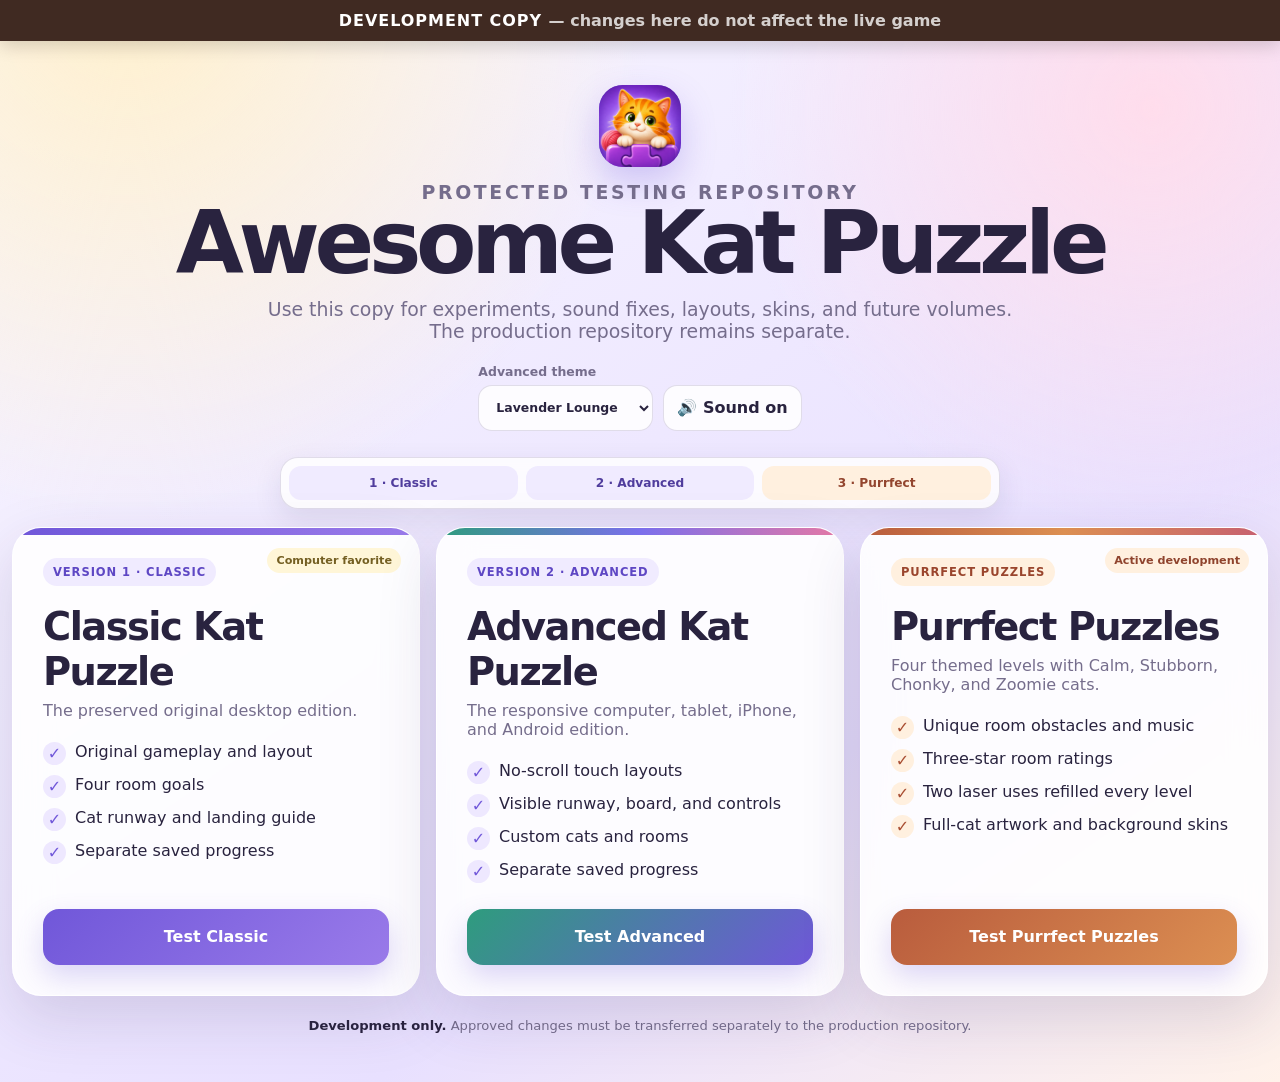
<file: index.html>
<!doctype html>
<html lang="en">
<head>
<meta charset="utf-8">
<meta name="viewport" content="width=device-width,initial-scale=1,viewport-fit=cover">
<meta name="theme-color" content="#b95c3d">
<link rel="icon" type="image/png" sizes="32x32" href="assets/brand/favicon-32.png">
<link rel="apple-touch-icon" sizes="180x180" href="assets/brand/apple-touch-icon.png">
<title>Awesome Kat Puzzle — Development</title>
<style>
:root{font-family:Inter,ui-rounded,"SF Pro Rounded",system-ui,-apple-system,sans-serif;--ink:#29233f;--muted:#756d8c;--accent:#7057d9;--accent2:#9a7bea;--line:rgba(61,45,106,.15);--panel:rgba(255,255,255,.88)}*{box-sizing:border-box}html{scroll-behavior:smooth}html,body{margin:0;min-height:100%;color:var(--ink);background:radial-gradient(circle at 10% 0,#fff0ce,transparent 33%),radial-gradient(circle at 90% 10%,#ffddec,transparent 28%),linear-gradient(145deg,#faf8ff,#e8e0ff 68%,#fff2ea)}button,select{font:inherit}.dev-banner{position:sticky;top:0;z-index:20;padding:11px 16px;text-align:center;background:#402a22;color:white;font-weight:900;letter-spacing:.06em;text-transform:uppercase;box-shadow:0 5px 18px rgba(0,0,0,.16)}.dev-banner span{opacity:.78;font-weight:700;text-transform:none;letter-spacing:0}.page{width:min(1280px,calc(100% - 24px));margin:auto;padding:max(24px,env(safe-area-inset-top)) 0 max(36px,env(safe-area-inset-bottom))}.hero{text-align:center;padding:20px 10px 26px}.mark{width:82px;height:82px;margin:auto;display:grid;place-items:center;border-radius:24px;overflow:hidden;background:linear-gradient(135deg,var(--accent),var(--accent2));box-shadow:0 15px 34px rgba(112,87,217,.28)}.mark img{display:block;width:100%;height:100%;object-fit:cover}.eyebrow{margin:18px 0 7px;color:var(--accent);font-size:.72rem;font-weight:900;letter-spacing:.14em;text-transform:uppercase}.hero h1{margin:0;font-size:clamp(2.7rem,8vw,5.5rem);line-height:.92;letter-spacing:-.06em}.hero p{max-width:760px;margin:14px auto 0;color:var(--muted);font-size:clamp(1rem,2.5vw,1.18rem)}.settings{display:flex;justify-content:center;align-items:end;gap:10px;flex-wrap:wrap;margin-top:22px}.settings label{display:grid;gap:6px;text-align:left;font-size:.78rem;font-weight:850;color:var(--muted)}select,.secondary{min-height:46px;border-radius:14px;padding:9px 13px;border:1px solid var(--line);background:rgba(255,255,255,.85);color:var(--ink);font-weight:800}.secondary{cursor:pointer}.version-tabs{display:grid;grid-template-columns:repeat(3,minmax(0,1fr));gap:8px;width:min(720px,100%);margin:0 auto 18px;padding:8px;border:1px solid var(--line);border-radius:18px;background:rgba(255,255,255,.82);box-shadow:0 10px 28px rgba(52,39,90,.1);backdrop-filter:blur(14px)}.version-tabs a{min-width:0;padding:10px 8px;border-radius:12px;background:#f0ebff;color:#503d9d;text-align:center;text-decoration:none;font-size:.76rem;font-weight:900}.version-tabs a:last-child{background:#fff0df;color:#93452e}.versions{display:grid;grid-template-columns:repeat(3,1fr);gap:16px}.version{position:relative;display:flex;flex-direction:column;min-height:410px;padding:clamp(20px,3vw,30px);border:1px solid rgba(255,255,255,.8);border-radius:29px;background:var(--panel);box-shadow:0 22px 60px rgba(52,39,90,.15);backdrop-filter:blur(18px);overflow:hidden;scroll-margin-top:72px}.version:before{content:"";position:absolute;inset:0 0 auto;height:7px;background:linear-gradient(90deg,var(--accent),var(--accent2))}.version.advanced:before{background:linear-gradient(90deg,#2e9c7d,#7b6fec,#e678a4)}.version.attitude:before{background:linear-gradient(90deg,#b95c3d,#dc8f52,#c65f71)}.badge{align-self:flex-start;padding:7px 10px;border-radius:999px;background:#f0ebff;color:#5e47c4;font-size:.72rem;font-weight:900;letter-spacing:.08em;text-transform:uppercase}.attitude .badge{background:#fff0df;color:#9a452d}.version h2{font-size:clamp(1.65rem,3vw,2.45rem);margin:18px 0 7px;letter-spacing:-.04em}.version p{color:var(--muted);margin:0}.features{display:grid;gap:10px;margin:22px 0 26px;padding:0;list-style:none}.features li{display:flex;gap:9px;align-items:flex-start}.features li:before{content:"✓";display:grid;place-items:center;flex:0 0 23px;height:23px;border-radius:50%;background:#eee8ff;color:var(--accent);font-weight:900}.attitude .features li:before{background:#fff0df;color:#a94e32}.play{margin-top:auto;display:grid;place-items:center;min-height:56px;border:0;border-radius:16px;text-decoration:none;color:white;font-weight:900;background:linear-gradient(135deg,var(--accent),var(--accent2));box-shadow:0 12px 28px rgba(112,87,217,.24)}.advanced .play{background:linear-gradient(135deg,#2e9c7d,#7057d9)}.attitude .play{background:linear-gradient(135deg,#b95c3d,#dc8f52)}.recommend,.status{position:absolute;right:18px;top:20px;padding:6px 9px;border-radius:999px;background:#fff6d8;color:#745f22;font-size:.7rem;font-weight:900}.status{background:#fff0df;color:#8f432d}.footer{text-align:center;color:var(--muted);font-size:.82rem;margin-top:22px}.footer strong{color:var(--ink)}@media(max-width:980px){.versions{grid-template-columns:1fr 1fr}.attitude{grid-column:1/-1}.version{min-height:360px}}@media(max-width:700px){.dev-banner{font-size:.72rem}.hero{padding:8px 6px 18px}.hero h1{font-size:clamp(2.25rem,13vw,3.25rem)}.hero p{font-size:.9rem}.mark{width:66px;height:66px}.settings{align-items:stretch;margin-top:15px}.settings label,.settings select,.secondary{width:100%}.version-tabs{position:sticky;top:38px;z-index:15;margin-bottom:12px;padding:6px;gap:5px}.version-tabs a{padding:9px 4px;font-size:.67rem}.versions{grid-template-columns:1fr}.attitude{grid-column:auto}.version{min-height:0}}
.touch-device .version-tabs{grid-template-columns:repeat(2,minmax(0,1fr))}.touch-device .attitude{grid-column:auto}
</style>
</head>
<body>
<div class="dev-banner">Development Copy <span>— changes here do not affect the live game</span></div>
<main class="page">
  <section class="hero">
    <div class="mark"><img src="assets/brand/purrfect-puzzles-icon-192.png" alt="Purrfect Puzzles orange cat mascot"></div>
    <p class="eyebrow">Protected testing repository</p>
    <h1>Awesome Kat Puzzle</h1>
    <p>Use this copy for experiments, sound fixes, layouts, skins, and future volumes. The production repository remains separate.</p>
    <div class="settings"><label>Advanced theme<select id="theme"><option value="lavender">Lavender Lounge</option><option value="sunset">Sunset Café</option><option value="mint">Mint Garden</option><option value="midnight">Midnight Zoomies</option></select></label><button class="secondary" id="sound" type="button">🔊 Sound on</button></div>
  </section>
  <nav class="version-tabs" aria-label="Choose a game version">
    <a class="classic-tab" href="#version-classic">1 · Classic</a><a href="#version-advanced">2 · Advanced</a><a href="#version-purrfect">3 · Purrfect</a>
  </nav>
  <section class="versions" aria-label="Choose a development game version">
    <article class="version classic" id="version-classic"><span class="badge">Version 1 · Classic</span><span class="recommend" id="classicRec">Computer favorite</span><h2>Classic Kat Puzzle</h2><p>The preserved original desktop edition.</p><ul class="features"><li>Original gameplay and layout</li><li>Four room goals</li><li>Cat runway and landing guide</li><li>Separate saved progress</li></ul><a class="play" href="classic.html">Test Classic</a></article>
    <article class="version advanced" id="version-advanced"><span class="badge">Version 2 · Advanced</span><span class="recommend" id="advancedRec">Touch recommended</span><h2>Advanced Kat Puzzle</h2><p>The responsive computer, tablet, iPhone, and Android edition.</p><ul class="features"><li>No-scroll touch layouts</li><li>Visible runway, board, and controls</li><li>Custom cats and rooms</li><li>Separate saved progress</li></ul><a class="play" href="advanced.html">Test Advanced</a></article>
    <article class="version attitude" id="version-purrfect"><span class="badge">Purrfect Puzzles</span><span class="status">Active development</span><h2>Purrfect Puzzles</h2><p>Four themed levels with Calm, Stubborn, Chonky, and Zoomie cats.</p><ul class="features"><li>Unique room obstacles and music</li><li>Three-star room ratings</li><li>Two laser uses refilled every level</li><li>Full-cat artwork and background skins</li></ul><a class="play" href="volume3.html?v=23">Test Purrfect Puzzles</a></article>
  </section>
  <p class="footer"><strong>Development only.</strong> Approved changes must be transferred separately to the production repository.</p>
</main>
<script>
(()=>{'use strict';const read=(k,d)=>{try{return JSON.parse(localStorage.getItem(k))??d}catch{return d}},save=(k,v)=>{try{localStorage.setItem(k,JSON.stringify(v))}catch{}};const theme=document.querySelector('#theme'),sound=document.querySelector('#sound');let muted=!!read('akpV2Muted',false);theme.value=read('akpV2Theme','lavender');function label(){sound.textContent=muted?'🔇 Sound off':'🔊 Sound on'}theme.addEventListener('change',()=>save('akpV2Theme',theme.value));sound.addEventListener('click',()=>{muted=!muted;save('akpV2Muted',muted);label()});label();const touch=('ontouchstart'in window)||navigator.maxTouchPoints>0||matchMedia('(pointer:coarse)').matches;if(touch){document.documentElement.classList.add('touch-device');document.querySelector('#version-classic').hidden=true;document.querySelector('.classic-tab').hidden=true}document.querySelector('#classicRec').hidden=touch;document.querySelector('#advancedRec').hidden=!touch})();
</script>
</body>
</html>
</file>
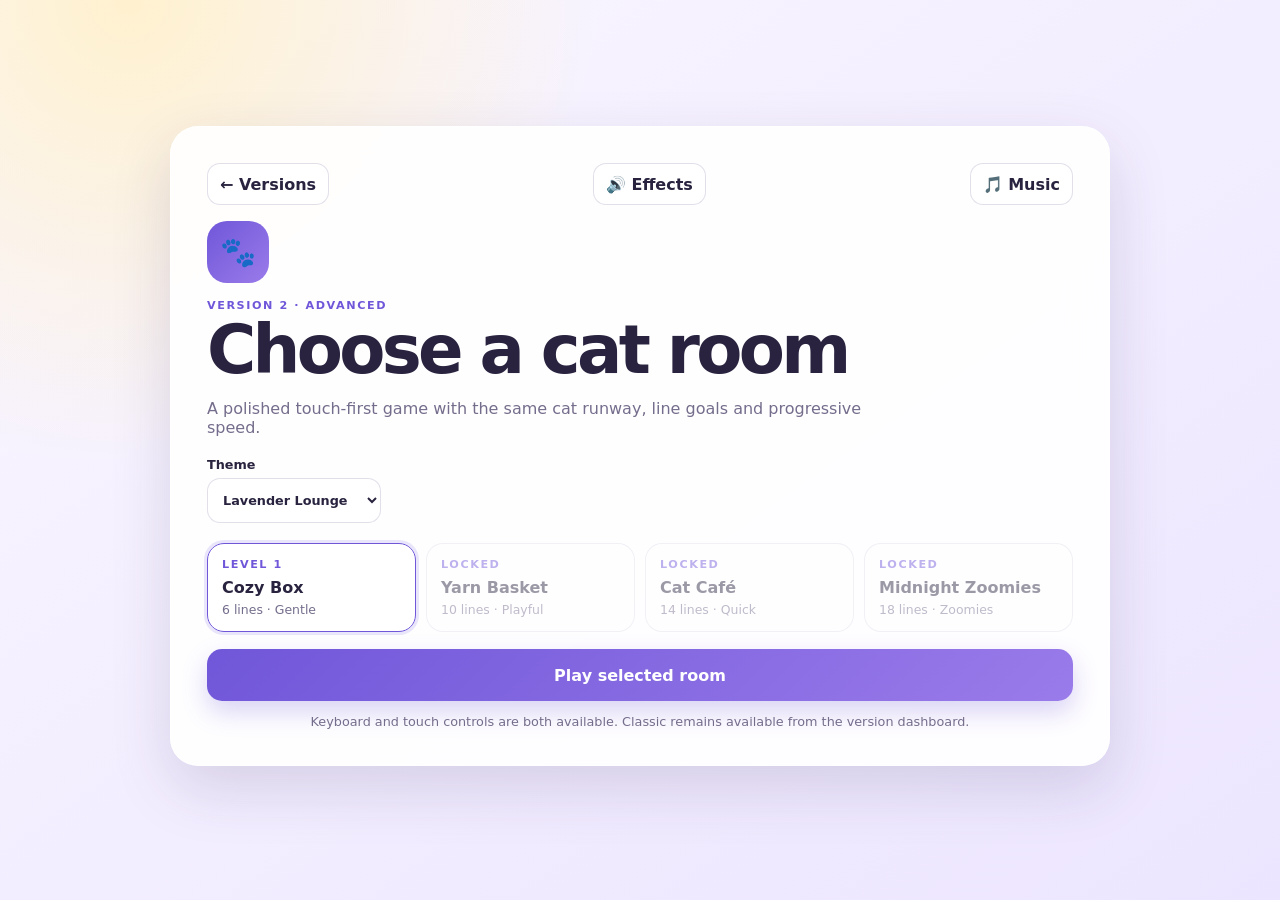
<file: advanced.html>
<!doctype html>
<html lang="en">
<head>
<meta charset="utf-8">
<meta name="viewport" content="width=device-width,initial-scale=1,maximum-scale=1,user-scalable=no,viewport-fit=cover">
<meta name="theme-color" content="#7057d9">
<title>Advanced Kat Puzzle</title>
<link rel="stylesheet" href="advanced.css">
<style>
/* The hatch is on the right, so Advanced runway cats should face right. */
.walker-body{transform:scaleX(-1);transform-origin:center}
.play-nav{display:flex;gap:6px;min-width:0}.play-nav .top-btn{white-space:nowrap}.nav-short{display:none}
@media(max-width:460px){.nav-long{display:none}.nav-short{display:inline}.play-nav{gap:4px}.play-nav .top-btn{width:38px;padding:0}.top-actions{gap:4px}.top-actions .top-btn{padding:6px 8px}.room-chip strong{font-size:.78rem}.room-chip span{font-size:.58rem}}
</style>
</head>
<body data-theme="lavender" data-screen="lobby">
<div id="app">
  <section id="lobby" class="lobby-screen">
    <div class="lobby-card">
      <div class="lobby-top"><a class="small-btn" href="index.html?v=24">← Versions</a><button class="small-btn" id="lobbySound" type="button">🔊 Sound</button></div>
      <div class="paw">🐾</div><p class="eyebrow">Version 2 · Advanced</p><h1>Choose a cat room</h1>
      <p class="lead">A polished touch-first game with the same cat runway, line goals and progressive speed.</p>
      <div class="lobby-settings"><label>Theme<select id="themeSelect"><option value="lavender">Lavender Lounge</option><option value="sunset">Sunset Café</option><option value="mint">Mint Garden</option><option value="midnight">Midnight Zoomies</option></select></label></div>
      <div id="roomCards" class="room-cards"></div>
      <button id="startBtn" class="primary-btn" type="button">Play selected room</button>
      <p class="device-note" id="deviceNote"></p>
    </div>
  </section>

  <section id="playScreen" class="play-screen hidden" aria-label="Advanced Kat Puzzle game">
    <header class="play-topbar">
      <div class="play-nav">
        <a class="top-btn" href="index.html?v=24" aria-label="Return to version dashboard" title="Versions"><span class="nav-long">← Versions</span><span class="nav-short">⇦</span></a>
        <button id="menuBtn" class="top-btn" type="button" aria-label="Return to Advanced room menu" title="Rooms"><span class="nav-long">Rooms</span><span class="nav-short">☰</span></button>
      </div>
      <div class="room-chip"><strong id="roomName">Cozy Box</strong><span id="roomProgress">0 / 6 lines</span></div>
      <div class="top-actions"><button id="pauseBtn" class="top-btn" type="button">Pause</button><button id="soundBtn" class="top-btn" type="button">🔊</button></div>
    </header>

    <div class="runway" id="runway">
      <span class="cloud c1">☁</span><span class="cloud c2">☁</span><span class="cloud c3">☁</span><span class="runway-title">Cat delivery runway</span>
      <div class="walker" id="walker"><div class="walker-body" id="walkerBody"><div class="walker-head"><span>••</span></div><i class="walker-tail"></i><i class="walker-leg l1"></i><i class="walker-leg l2"></i></div></div><div class="hatch"></div>
    </div>

    <main class="game-stage">
      <section class="board-panel"><div class="canvas-wrap"><canvas id="game" width="320" height="576" aria-label="Falling cat puzzle board"></canvas><div class="game-overlay hidden" id="overlay"><div><div class="overlay-face" id="overlayFace">😻</div><h2 id="overlayTitle">Purrfect!</h2><p id="overlayText"></p><button id="overlayBtn" class="primary-btn" type="button">Next room</button></div></div></div></section>

      <aside class="control-panel">
        <div class="next-card"><canvas id="nextCanvas" width="150" height="78" aria-label="Next cat preview"></canvas><div class="next-copy"><span>Next cat</span><strong id="nextName">Marmalade</strong><small id="nextShape">I-shape</small></div></div>
        <div class="compact-stats"><div><span>Goal</span><strong id="goalStat">0/6</strong></div><div><span>Score</span><strong id="scoreStat">0</strong></div><div class="best-stat"><span>Best</span><strong id="bestStat">0</strong></div><div><span>Streak</span><strong id="streakStat">0</strong></div></div>
        <div class="goal-track"><span id="goalBar"></span></div>
        <button class="drop-btn" data-action="drop" type="button">Drop cat</button>
        <div class="thumb-controls" aria-label="Touch controls">
          <button data-action="rotate" type="button" aria-label="Rotate">↻<span>Rotate</span></button><button data-action="down" type="button" aria-label="Move down">↓<span>Down</span></button><i aria-hidden="true"></i><button data-action="left" type="button" aria-label="Move left">←<span>Left</span></button><button data-action="right" type="button" aria-label="Move right">→<span>Right</span></button>
        </div>
        <p class="keyboard-help">Keyboard: arrows move · ↑ or Space rotates · Enter drops · P pauses</p>
      </aside>
    </main>
  </section>
  <div class="toast" id="toast" aria-live="polite"></div>
</div>
<script src="advanced.js"></script>
</body>
</html>
</file>
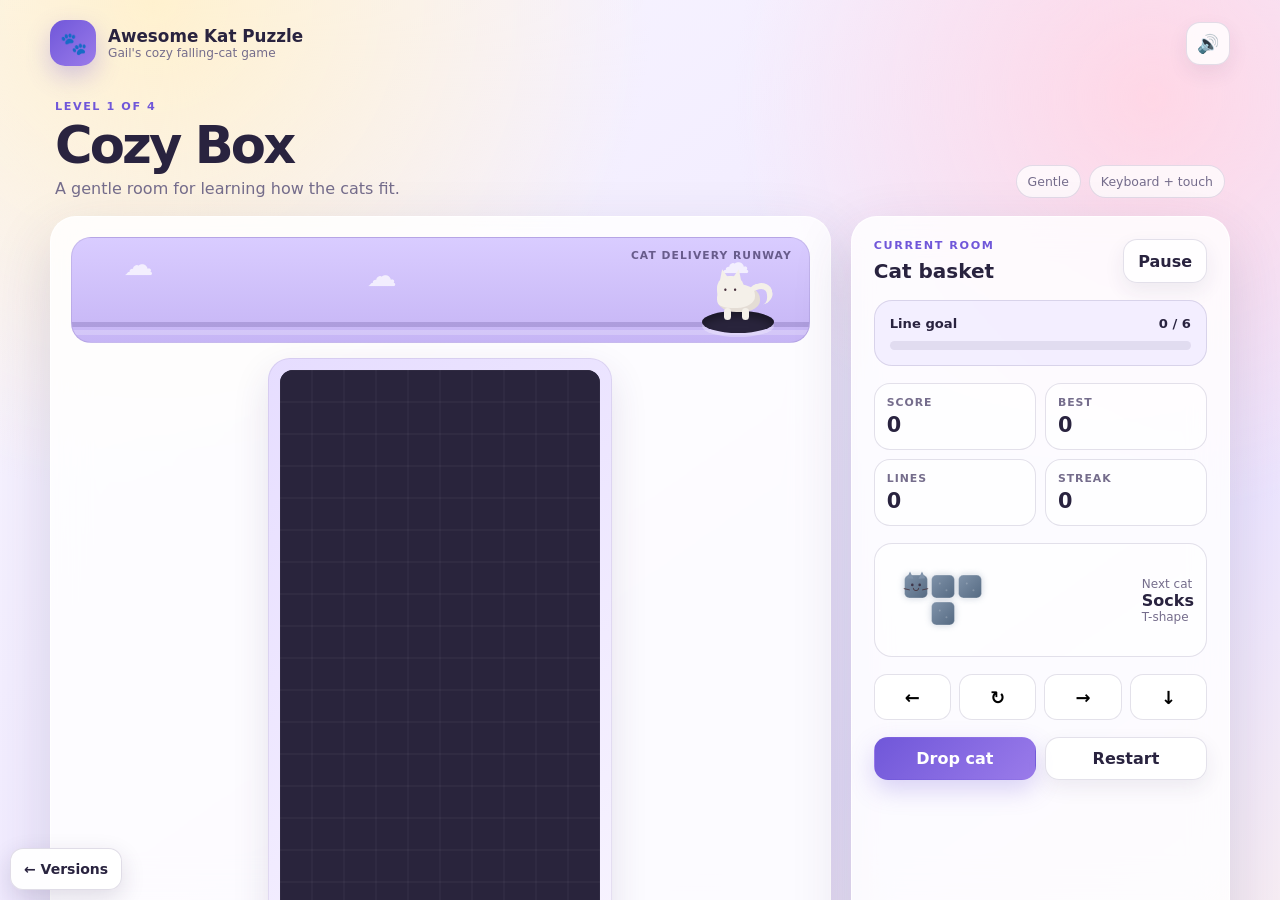
<file: classic.html>
<!doctype html>
<html lang="en">
<head>
<meta charset="utf-8">
<meta name="viewport" content="width=device-width,initial-scale=1,viewport-fit=cover">
<meta name="theme-color" content="#7057d9">
<title>Classic Kat Puzzle</title>
<style>
*{box-sizing:border-box}html,body{margin:0;width:100%;height:100%;overflow:hidden;background:#f6f1ff}iframe{display:block;width:100%;height:100%;border:0;background:white}.versions{position:fixed;left:max(10px,env(safe-area-inset-left));bottom:max(10px,env(safe-area-inset-bottom));z-index:20;min-height:42px;padding:8px 13px;border:1px solid rgba(61,45,106,.16);border-radius:13px;background:rgba(255,255,255,.94);color:#29233f;font:850 14px Inter,system-ui,sans-serif;text-decoration:none;display:grid;place-items:center;box-shadow:0 8px 24px rgba(40,30,70,.14)}
</style>
</head>
<body>
<iframe id="classicFrame" src="game.html?classic=1" title="Classic Awesome Kat Puzzle"></iframe>
<a class="versions" href="index.html?v=24">← Versions</a>
<script>
(()=>{'use strict';const frame=document.querySelector('#classicFrame');function protect(){const doc=frame.contentDocument;if(!doc)return;const style=doc.createElement('style');style.textContent='#adminBtn,#adminDialog{display:none!important}';doc.head.appendChild(style);const button=doc.querySelector('#adminBtn');if(button){button.disabled=true;button.hidden=true}const dialog=doc.querySelector('#adminDialog');if(dialog?.open)dialog.close()}frame.addEventListener('load',()=>{protect();setTimeout(protect,200)})})();
</script>
</body>
</html>
</file>
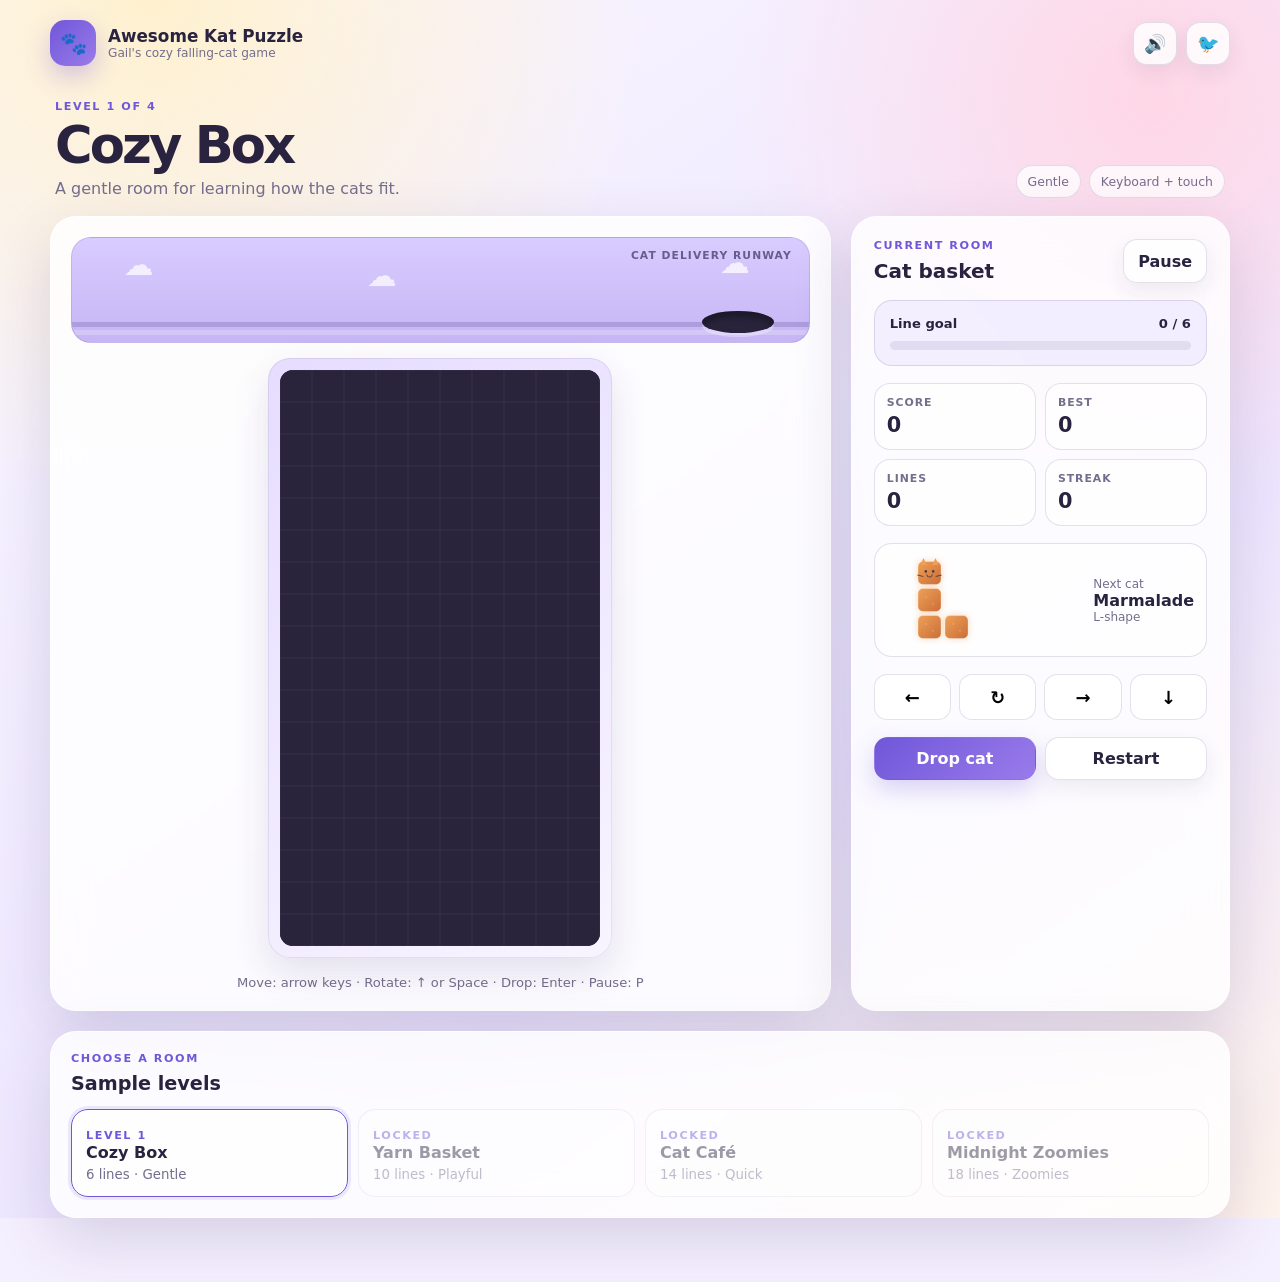
<file: game.html>
<!doctype html>
<html lang="en">
<head>
<meta charset="utf-8">
<meta name="viewport" content="width=device-width,initial-scale=1,viewport-fit=cover">
<meta name="theme-color" content="#6f55d9">
<title>Awesome Kat Puzzle</title>
<style>
:root{--ink:#29233f;--muted:#756d8c;--purple:#7057d9;--purple2:#9a7bea;--panel:rgba(255,255,255,.82);--line:rgba(61,45,106,.14);--shadow:0 22px 60px rgba(56,42,94,.16);font-family:Inter,ui-rounded,"SF Pro Rounded",system-ui,-apple-system,sans-serif;color:var(--ink);background:#f5f0ff}*{box-sizing:border-box}body{margin:0;min-height:100vh;background:radial-gradient(circle at 12% 0,#fff1cf 0,transparent 30%),radial-gradient(circle at 90% 8%,#ffd7e6 0,transparent 26%),linear-gradient(145deg,#faf7ff,#ece5ff 65%,#fff3ec);overflow-x:hidden}button,input,select{font:inherit}button{cursor:pointer}.topbar{width:min(1180px,calc(100% - 32px));margin:auto;padding:20px 0 10px;display:flex;align-items:center;justify-content:space-between;gap:18px}.brand{display:flex;align-items:center;gap:12px}.brandmark{width:46px;height:46px;border-radius:15px;display:grid;place-items:center;color:white;background:linear-gradient(135deg,var(--purple),var(--purple2));box-shadow:0 10px 24px rgba(112,87,217,.3);font-size:22px}.brand strong,.brand small{display:block}.brand strong{font-size:1.05rem}.brand small{font-size:.76rem;color:var(--muted)}.topactions{display:flex;gap:9px}.icon,.btn{border:1px solid var(--line);background:rgba(255,255,255,.82);color:var(--ink);border-radius:14px;min-height:43px;padding:9px 14px;font-weight:800;box-shadow:0 8px 20px rgba(55,42,90,.08);transition:.15s}.icon{width:44px;padding:0;font-size:18px}.icon:hover,.btn:hover{transform:translateY(-1px);border-color:rgba(112,87,217,.45)}.btn.primary{color:white;border-color:transparent;background:linear-gradient(135deg,var(--purple),var(--purple2));box-shadow:0 10px 24px rgba(112,87,217,.26)}.shell{width:min(1180px,calc(100% - 32px));margin:24px auto 64px}.heading{display:flex;justify-content:space-between;align-items:end;gap:20px;margin:0 5px 18px}.eyebrow{margin:0 0 7px;color:var(--purple);font-size:.7rem;font-weight:900;letter-spacing:.14em;text-transform:uppercase}.heading h1{font-size:clamp(2rem,4vw,3.2rem);letter-spacing:-.055em;line-height:1;margin:0 0 8px}.heading p:not(.eyebrow){margin:0;color:var(--muted)}.badges{display:flex;gap:8px;flex-wrap:wrap;justify-content:flex-end}.badge{padding:8px 11px;border-radius:999px;background:rgba(255,255,255,.75);border:1px solid var(--line);font-size:.78rem;color:var(--muted)}.layout{display:grid;grid-template-columns:minmax(0,1.4fr) minmax(280px,.68fr);gap:20px}.panel{background:var(--panel);border:1px solid rgba(255,255,255,.8);border-radius:26px;box-shadow:var(--shadow);backdrop-filter:blur(18px)}.gamepanel{padding:20px;min-height:650px}.runway{position:relative;height:106px;border-radius:20px;background:linear-gradient(180deg,#d9ccff,#c6b5f5);overflow:hidden;border:1px solid rgba(66,48,117,.12)}.runway:before{content:"";position:absolute;left:0;right:0;bottom:15px;height:5px;background:rgba(76,55,126,.22);box-shadow:0 8px 0 rgba(255,255,255,.22)}.cloud{position:absolute;color:rgba(255,255,255,.72);font-size:30px}.cloud.a{left:7%;top:9px}.cloud.b{left:40%;top:20px}.cloud.c{right:8%;top:7px}.hatch{position:absolute;right:35px;bottom:9px;width:72px;height:22px;background:#29243c;border-radius:50%;box-shadow:0 4px 0 rgba(255,255,255,.27),inset 0 5px 9px rgba(0,0,0,.38)}.runwaylabel{position:absolute;top:11px;right:17px;font-size:.67rem;color:rgba(45,34,79,.65);font-weight:900;letter-spacing:.1em;text-transform:uppercase}.walker{--walk:calc(100% - 130px);position:absolute;left:20px;bottom:20px;width:76px;height:50px;opacity:0;transform:translateX(0);z-index:3}.walker.walk{opacity:1;animation:walkAcross 1.35s linear forwards}.walker.drop{opacity:1;transform:translateX(var(--walk));animation:dropIn .35s ease-in forwards}.catbody{--fur:#eda058;position:absolute;left:18px;top:12px;width:43px;height:28px;border-radius:48% 55% 43% 46%;background:var(--fur);box-shadow:inset -5px -4px rgba(89,48,38,.1)}.cathead{position:absolute;left:0;top:-8px;width:27px;height:27px;border-radius:45%;background:var(--fur)}.cathead:before,.cathead:after{content:"";position:absolute;top:-7px;width:11px;height:13px;background:var(--fur);clip-path:polygon(50% 0,100% 100%,0 100%)}.cathead:before{left:1px;transform:rotate(-12deg)}.cathead:after{right:1px;transform:rotate(12deg)}.eyes{position:absolute;left:6px;top:10px;font-size:8px;letter-spacing:5px;color:#49313e;white-space:nowrap}.tail{position:absolute;right:-16px;top:2px;width:25px;height:22px;border:6px solid var(--fur);border-left:0;border-bottom:0;border-radius:50%;transform:rotate(-15deg);transform-origin:left bottom;animation:tail 350ms ease-in-out infinite alternate}.leg{position:absolute;bottom:-8px;width:7px;height:12px;border-radius:6px;background:var(--fur);transform-origin:top}.leg.one{left:7px}.leg.two{left:25px;animation-delay:-180ms}.walker.walk .leg{animation:step 360ms ease-in-out infinite alternate}.walker.walk .leg.two{animation-delay:-180ms}.boardzone{display:flex;justify-content:center;align-items:start;padding:15px 0 5px}.canvaswrap{position:relative;padding:12px;border-radius:22px;background:linear-gradient(145deg,#e6ddff,#f8f4ff);box-shadow:inset 0 0 0 1px rgba(69,52,122,.1),0 15px 36px rgba(61,44,109,.13)}canvas{display:block;border-radius:13px;max-width:100%;height:auto;background:#272339;touch-action:none}.overlay{position:absolute;inset:12px;border-radius:13px;background:rgba(31,27,48,.82);display:grid;place-items:center;text-align:center;color:white;padding:28px}.overlay.hidden{display:none}.overlay .face{font-size:52px;margin-bottom:8px}.overlay h2{font-size:2rem;margin:0 0 8px}.overlay p{margin:0 0 20px;color:#e6dff7}.help{text-align:center;color:var(--muted);font-size:.82rem;margin-top:12px}.sidebar{padding:22px;display:flex;flex-direction:column;gap:17px}.sidehead{display:flex;justify-content:space-between;gap:12px}.sidehead h2{font-size:1.25rem;margin:0}.goal{padding:15px;border-radius:18px;background:rgba(241,236,255,.82);border:1px solid var(--line)}.goalrow,.statrow{display:flex;justify-content:space-between;align-items:center;gap:12px}.goalrow{font-size:.82rem;font-weight:800}.progress{height:9px;background:rgba(68,50,112,.1);border-radius:99px;overflow:hidden;margin-top:10px}.progress span{display:block;height:100%;width:0;background:linear-gradient(90deg,var(--purple),#d27bb7);border-radius:99px;transition:.25s}.stats{display:grid;grid-template-columns:1fr 1fr;gap:9px}.stat{background:rgba(255,255,255,.63);border:1px solid var(--line);border-radius:16px;padding:12px}.stat small,.stat strong{display:block}.stat small{color:var(--muted);font-size:.68rem;text-transform:uppercase;letter-spacing:.09em;font-weight:900}.stat strong{font-size:1.3rem;margin-top:4px}.nextbox{display:flex;align-items:center;justify-content:space-between;gap:13px;padding:12px;border-radius:18px;border:1px solid var(--line);background:rgba(255,255,255,.6)}#nextCanvas{background:transparent;border-radius:0}.nexttext strong,.nexttext small{display:block}.nexttext small{color:var(--muted);font-size:.75rem}.controls{display:grid;grid-template-columns:1fr 1fr;gap:9px}.touch{display:grid;grid-template-columns:repeat(4,1fr);gap:8px}.touch button{border:1px solid var(--line);background:#fff;border-radius:13px;height:46px;font-weight:900;font-size:18px}.levelstrip{margin-top:20px;padding:20px}.levelstrip h2{margin:0 0 14px;font-size:1.2rem}.levelcards{display:grid;grid-template-columns:repeat(4,1fr);gap:10px}.levelcard{border:1px solid var(--line);background:rgba(255,255,255,.7);border-radius:17px;padding:14px;text-align:left;color:var(--ink)}.levelcard.active{border-color:var(--purple);box-shadow:0 0 0 3px rgba(112,87,217,.12)}.levelcard.locked{opacity:.45}.levelcard strong,.levelcard small{display:block}.levelcard small{margin-top:5px;color:var(--muted)}dialog{border:0;background:transparent;padding:18px;width:min(720px,100%)}dialog::backdrop{background:rgba(35,28,57,.5);backdrop-filter:blur(7px)}.modal{background:#faf8ff;border:1px solid rgba(255,255,255,.85);border-radius:27px;padding:26px;box-shadow:0 30px 80px rgba(36,28,57,.3);max-height:calc(100vh - 36px);overflow:auto}.modalhead{display:flex;justify-content:space-between;align-items:start;gap:15px;margin-bottom:18px}.modalhead h2{margin:0}.close{border:1px solid var(--line);background:#fff;width:40px;height:40px;border-radius:13px;font-size:20px}.formgrid{display:grid;grid-template-columns:1fr 1fr;gap:12px}.formgrid label{display:grid;gap:6px;color:var(--muted);font-size:.78rem;font-weight:800}.formgrid label.wide{grid-column:1/-1}input,select{width:100%;min-height:42px;border:1px solid var(--line);background:white;border-radius:12px;padding:8px 10px;color:var(--ink)}.checks{display:flex;flex-wrap:wrap;gap:8px}.checks label{display:flex;align-items:center;gap:5px;background:white;border:1px solid var(--line);border-radius:999px;padding:7px 10px}.checks input{width:auto;min-height:auto}.adminnote{padding:12px;border-radius:14px;background:#fff5d9;color:#715921;font-size:.8rem;margin-bottom:15px}.modalactions{display:flex;justify-content:flex-end;gap:9px;margin-top:18px}.toast{position:fixed;left:50%;bottom:22px;transform:translate(-50%,20px);opacity:0;background:#30294d;color:white;padding:11px 16px;border-radius:999px;font-size:.82rem;box-shadow:0 14px 35px rgba(35,28,56,.3);transition:.2s;z-index:20}.toast.show{opacity:1;transform:translate(-50%,0)}@keyframes walkAcross{0%{transform:translateX(0);opacity:0}7%{opacity:1}95%{opacity:1}100%{transform:translateX(var(--walk));opacity:1}}@keyframes dropIn{to{transform:translate(var(--walk),56px) rotate(22deg) scale(.4);opacity:0}}@keyframes step{from{transform:rotate(18deg)}to{transform:rotate(-18deg)}}@keyframes tail{from{transform:rotate(-28deg)}to{transform:rotate(9deg)}}@media(max-width:900px){.layout{grid-template-columns:1fr}.gamepanel{min-height:auto}.levelcards{grid-template-columns:repeat(2,1fr)}}@media(max-width:600px){.topbar,.shell{width:min(100% - 18px,1180px)}.heading{align-items:start;flex-direction:column}.badges{justify-content:start}.gamepanel{padding:10px}.runway{height:92px}.sidebar{padding:17px}.levelcards{grid-template-columns:1fr 1fr}.formgrid{grid-template-columns:1fr}.formgrid label.wide{grid-column:auto}.brand small{display:none}}
</style>
</head>
<body>
<header class="topbar">
  <div class="brand"><span class="brandmark">🐾</span><span><strong>Awesome Kat Puzzle</strong><small>Gail's cozy falling-cat game</small></span></div>
  <div class="topactions"><button class="icon" id="soundBtn" title="Mute cat sounds">🔊</button><button class="icon" id="adminBtn" title="Admin Bird">🐦</button></div>
</header>
<main class="shell">
  <section class="heading"><div><p class="eyebrow" id="levelLabel">Level 1</p><h1 id="title">Cozy Box</h1><p id="description">A gentle room for learning how the cats fit.</p></div><div class="badges"><span class="badge" id="speedBadge">Gentle</span><span class="badge">Keyboard + touch</span></div></section>
  <section class="layout">
    <div class="panel gamepanel">
      <div class="runway" id="runway"><span class="cloud a">☁</span><span class="cloud b">☁</span><span class="cloud c">☁</span><span class="runwaylabel">Cat delivery runway</span><div class="walker" id="walker"><div class="catbody" id="walkerBody"><div class="cathead"><span class="eyes">••</span></div><span class="tail"></span><span class="leg one"></span><span class="leg two"></span></div></div><div class="hatch"></div></div>
      <div class="boardzone"><div class="canvaswrap"><canvas id="game" width="320" height="576" aria-label="Awesome Kat Puzzle game board"></canvas><div class="overlay hidden" id="overlay"><div><div class="face" id="overlayFace">😻</div><h2 id="overlayTitle">Purrfect!</h2><p id="overlayText"></p><button class="btn primary" id="overlayBtn">Next level</button></div></div></div></div>
      <div class="help">Move: arrow keys · Rotate: ↑ or Space · Drop: Enter · Pause: P</div>
    </div>
    <aside class="panel sidebar">
      <div class="sidehead"><div><p class="eyebrow">Current room</p><h2>Cat basket</h2></div><button class="btn" id="pauseBtn">Pause</button></div>
      <div class="goal"><div class="goalrow"><span>Line goal</span><span id="goalText">0 / 6</span></div><div class="progress"><span id="goalBar"></span></div></div>
      <div class="stats"><div class="stat"><small>Score</small><strong id="score">0</strong></div><div class="stat"><small>Best</small><strong id="best">0</strong></div><div class="stat"><small>Lines</small><strong id="lines">0</strong></div><div class="stat"><small>Streak</small><strong id="streak">0</strong></div></div>
      <div class="nextbox"><canvas id="nextCanvas" width="112" height="88"></canvas><div class="nexttext"><small>Next cat</small><strong id="nextName">Marmalade</strong><small id="nextShape">T-shape</small></div></div>
      <div class="touch"><button data-action="left">←</button><button data-action="rotate">↻</button><button data-action="right">→</button><button data-action="down">↓</button></div>
      <div class="controls"><button class="btn primary" data-action="drop">Drop cat</button><button class="btn" id="restartBtn">Restart</button></div>
    </aside>
  </section>
  <section class="panel levelstrip"><p class="eyebrow">Choose a room</p><h2>Sample levels</h2><div class="levelcards" id="levelCards"></div></section>
</main>
<dialog id="adminDialog"><div class="modal"><div class="modalhead"><div><p class="eyebrow">Admin Bird workshop</p><h2>Create a local test level</h2></div><button class="close" id="adminClose">×</button></div><div class="adminnote">This preview stores custom levels in this browser only. The shared Gail and Joe administrator database will be added when the game moves to Hostinger.</div><div class="formgrid"><label class="wide">Level name<input id="adminName" maxlength="40" value="Gail's Cat Room"></label><label>Goal lines<input id="adminGoal" type="number" min="3" max="50" value="10"></label><label>Speed<select id="adminSpeed"><option value="900">Gentle</option><option value="700" selected>Playful</option><option value="520">Quick</option><option value="380">Zoomies</option></select></label><label>Theme<select id="adminTheme"><option value="lavender">Lavender</option><option value="sunset">Sunset</option><option value="mint">Mint</option><option value="midnight">Midnight</option></select></label><label>Starter blocks<select id="adminStarter"><option value="none">None</option><option value="steps">Steps</option><option value="cups">Cat cups</option><option value="zigzag">Zigzag</option></select></label><label class="wide">Allowed cat shapes<div class="checks" id="shapeChecks"></div></label></div><div class="modalactions"><button class="btn" id="clearCustom">Remove custom levels</button><button class="btn primary" id="saveCustom">Save and play</button></div></div></dialog>
<div class="toast" id="toast"></div>
<script>
(()=>{"use strict";
const $=s=>document.querySelector(s),$$=s=>[...document.querySelectorAll(s)];
const canvas=$("#game"),ctx=canvas.getContext("2d"),nextCanvas=$("#nextCanvas"),nctx=nextCanvas.getContext("2d");
const SHAPES={I:[[0,0],[1,0],[2,0],[3,0]],O:[[0,0],[1,0],[0,1],[1,1]],T:[[0,0],[1,0],[2,0],[1,1]],L:[[0,0],[0,1],[0,2],[1,2]],J:[[1,0],[1,1],[1,2],[0,2]],S:[[1,0],[2,0],[0,1],[1,1]],Z:[[0,0],[1,0],[1,1],[2,1]]};
const CATS=[{name:"Marmalade",fur:"#efa057",shade:"#c96e38"},{name:"Mittens",fur:"#f4f0e9",shade:"#a7969a"},{name:"Pepper",fur:"#67677d",shade:"#3d3d52"},{name:"Poppy",fur:"#ed84ad",shade:"#ba5e86"},{name:"Biscuit",fur:"#d8af82",shade:"#9f7653"},{name:"Socks",fur:"#8093aa",shade:"#556a82"},{name:"Pickle",fur:"#72c6a5",shade:"#438f72"}];
const THEMES={lavender:{board:"#29243c",grid:"rgba(255,255,255,.065)"},sunset:{board:"#3d2939",grid:"rgba(255,255,255,.065)"},mint:{board:"#213b3c",grid:"rgba(255,255,255,.065)"},midnight:{board:"#17192e",grid:"rgba(160,175,255,.08)"}};
const DEFAULTS=[
{id:"cozy",name:"Cozy Box",description:"A gentle room for learning how the cats fit.",goal:6,speed:900,theme:"lavender",shapes:["I","O","T","L","J"],starter:"none"},
{id:"yarn",name:"Yarn Basket",description:"A few starter cats make every landing matter.",goal:10,speed:720,theme:"sunset",shapes:["I","O","T","L","J","S","Z"],starter:"steps"},
{id:"cafe",name:"Cat Café",description:"Keep the tables tidy while the delivery cats speed up.",goal:14,speed:560,theme:"mint",shapes:["I","O","T","L","J","S","Z"],starter:"cups"},
{id:"zoomies",name:"Midnight Zoomies",description:"Fast cats, awkward shapes, and very little nap time.",goal:18,speed:390,theme:"midnight",shapes:["I","O","T","L","J","S","Z"],starter:"zigzag"}
];
let levels=[...DEFAULTS,...read("akpCustom",[])],levelIndex=0,level=levels[0],board=[],active=null,next=null,score=0,lines=0,streak=0,paused=false,ended=false,delivering=false,last=0,dropClock=0,runId=0,muted=read("akpMuted",false),audio=null,toastTimer;
const COLS=10,ROWS=18,CELL=32;
function read(k,d){try{return JSON.parse(localStorage.getItem(k))??d}catch{return d}}function save(k,v){try{localStorage.setItem(k,JSON.stringify(v))}catch{}}
function toast(t){$("#toast").textContent=t;$("#toast").classList.add("show");clearTimeout(toastTimer);toastTimer=setTimeout(()=>$("#toast").classList.remove("show"),1900)}
function ac(){if(!audio)audio=new(window.AudioContext||window.webkitAudioContext)();if(audio.state==="suspended")audio.resume();return audio}
function tone(a=400,b=300,d=.12,type="sine",vol=.035,delay=0){if(muted)return;const c=ac(),o=c.createOscillator(),g=c.createGain(),t=c.currentTime+delay;o.type=type;o.frequency.setValueAtTime(a,t);o.frequency.exponentialRampToValueAtTime(Math.max(45,b),t+d);g.gain.setValueAtTime(.0001,t);g.gain.exponentialRampToValueAtTime(vol,t+.012);g.gain.exponentialRampToValueAtTime(.0001,t+d);o.connect(g).connect(c.destination);o.start(t);o.stop(t+d+.02)}
function sound(n){if(n==="meow"){tone(510,760,.13,"triangle",.04);tone(760,390,.21,"triangle",.035,.1)}else if(n==="drop")tone(220,80,.13,"square",.022);else if(n==="turn")tone(330,490,.07,"sine",.022);else if(n==="line"){[0,.07,.14].forEach((d,i)=>tone(410+i*110,520+i*120,.15,"sine",.035,d))}else if(n==="win"){[440,554,659,880].forEach((f,i)=>tone(f,f*1.18,.22,"triangle",.04,i*.12))}}
function choice(a){return a[Math.floor(Math.random()*a.length)]}function normalize(c){const mx=Math.min(...c.map(x=>x[0])),my=Math.min(...c.map(x=>x[1]));return c.map(([x,y])=>[x-mx,y-my])}function width(p){return Math.max(...p.cells.map(c=>c[0]))+1}
function makePiece(){const shape=choice(level.shapes),cat=choice(CATS);return{shape,cells:SHAPES[shape].map(c=>[...c]),x:0,y:0,cat}}
function seed(){const fill=[];if(level.starter==="steps")fill.push([17,0],[17,1],[17,8],[17,9],[16,0],[16,9]);if(level.starter==="cups")fill.push([17,0],[17,1],[17,4],[17,5],[17,8],[17,9],[16,0],[16,5],[16,9]);if(level.starter==="zigzag")fill.push([17,0],[17,1],[17,4],[17,5],[17,8],[17,9],[16,1],[16,2],[16,5],[16,6],[16,9]);fill.forEach(([y,x],i)=>board[y][x]={cat:CATS[i%CATS.length],face:i%3===0})}
function hit(p,dx=0,dy=0,cells=p.cells){return cells.some(([cx,cy])=>{const x=p.x+cx+dx,y=p.y+cy+dy;return x<0||x>=COLS||y>=ROWS||(y>=0&&board[y][x])})}
function round(c,x,y,w,h,r){c.beginPath();c.roundRect(x,y,w,h,r)}
function cellDraw(c,gx,gy,data,size=CELL,preview=false){const pad=Math.max(2,size*.07),x=gx*size+pad,y=gy*size+pad,w=size-pad*2,h=size-pad*2,cat=data.cat;const gr=c.createLinearGradient(x,y,x+w,y+h);gr.addColorStop(0,cat.fur);gr.addColorStop(1,cat.shade);c.save();c.shadowColor=cat.fur+"70";c.shadowBlur=preview?7:4;round(c,x,y,w,h,size*.18);c.fillStyle=gr;c.fill();c.shadowBlur=0;c.strokeStyle="rgba(255,255,255,.28)";c.lineWidth=Math.max(1,size*.035);c.stroke();if(data.face){c.fillStyle=cat.fur;c.beginPath();c.moveTo(x+w*.1,y+h*.14);c.lineTo(x+w*.24,y-h*.15);c.lineTo(x+w*.39,y+h*.16);c.moveTo(x+w*.61,y+h*.16);c.lineTo(x+w*.76,y-h*.15);c.lineTo(x+w*.9,y+h*.14);c.fill();c.fillStyle="rgba(51,36,55,.82)";c.beginPath();c.arc(x+w*.34,y+h*.43,Math.max(1.3,size*.04),0,Math.PI*2);c.arc(x+w*.66,y+h*.43,Math.max(1.3,size*.04),0,Math.PI*2);c.fill();c.strokeStyle="rgba(70,45,54,.8)";c.lineWidth=Math.max(1,size*.03);c.beginPath();c.arc(x+w*.5,y+h*.56,w*.12,0,Math.PI);c.stroke();c.beginPath();c.moveTo(x+w*.23,y+h*.65);c.lineTo(x-w*.03,y+h*.59);c.moveTo(x+w*.77,y+h*.65);c.lineTo(x+w*1.03,y+h*.59);c.stroke()}else{c.fillStyle="rgba(255,255,255,.2)";c.beginPath();c.arc(x+w*.36,y+h*.37,Math.max(1,size*.03),0,Math.PI*2);c.arc(x+w*.65,y+h*.66,Math.max(1,size*.03),0,Math.PI*2);c.fill()}c.restore()}
function draw(){const th=THEMES[level.theme]||THEMES.lavender;ctx.fillStyle=th.board;ctx.fillRect(0,0,canvas.width,canvas.height);ctx.strokeStyle=th.grid;ctx.lineWidth=1;for(let x=0;x<=COLS;x++){ctx.beginPath();ctx.moveTo(x*CELL,0);ctx.lineTo(x*CELL,ROWS*CELL);ctx.stroke()}for(let y=0;y<=ROWS;y++){ctx.beginPath();ctx.moveTo(0,y*CELL);ctx.lineTo(COLS*CELL,y*CELL);ctx.stroke()}board.forEach((r,y)=>r.forEach((d,x)=>{if(d)cellDraw(ctx,x,y,d)}));if(active){const ghost={...active,y:active.y};while(!hit(ghost,0,1))ghost.y++;ctx.save();ctx.globalAlpha=.17;ghost.cells.forEach(([x,y],i)=>cellDraw(ctx,ghost.x+x,ghost.y+y,{cat:ghost.cat,face:i===0}));ctx.restore();active.cells.forEach(([x,y],i)=>{if(active.y+y>=0)cellDraw(ctx,active.x+x,active.y+y,{cat:active.cat,face:i===0})})}if(paused&&!ended){ctx.fillStyle="rgba(18,16,31,.62)";ctx.fillRect(0,0,canvas.width,canvas.height);ctx.fillStyle="white";ctx.textAlign="center";ctx.font="900 36px system-ui";ctx.fillText("Cat nap",canvas.width/2,canvas.height/2);ctx.font="700 14px system-ui";ctx.fillText("Press P to continue",canvas.width/2,canvas.height/2+30)}}
function drawNext(){nctx.clearRect(0,0,nextCanvas.width,nextCanvas.height);if(!next)return;const s=27,w=width(next)*s,h=(Math.max(...next.cells.map(c=>c[1]))+1)*s,ox=(nextCanvas.width-w)/2/s,oy=(nextCanvas.height-h)/2/s;next.cells.forEach(([x,y],i)=>cellDraw(nctx,ox+x,oy+y,{cat:next.cat,face:i===0},s,true));$("#nextName").textContent=next.cat.name;$("#nextShape").textContent=next.shape+"-shape"}
function hud(){$("#title").textContent=level.name;$("#description").textContent=level.description;$("#levelLabel").textContent=`Level ${levelIndex+1} of ${levels.length}`;$("#speedBadge").textContent=level.speed>=850?"Gentle":level.speed>=650?"Playful":level.speed>=480?"Quick":"Zoomies";$("#score").textContent=score.toLocaleString();$("#lines").textContent=lines;$("#streak").textContent=streak;$("#goalText").textContent=`${lines} / ${level.goal}`;$("#goalBar").style.width=Math.min(100,lines/level.goal*100)+"%";const b=read("akpBest",{});$("#best").textContent=(b[level.id]||0).toLocaleString();renderLevels()}
async function deliver(piece,id){delivering=true;active=null;draw();const w=$("#walker"),body=$("#walkerBody");body.style.setProperty("--fur",piece.cat.fur);w.style.setProperty("--walk",Math.max(200,$("#runway").clientWidth-130)+"px");w.className="walker";void w.offsetWidth;w.classList.add("walk");await wait(1380);if(id!==runId)return false;w.className="walker drop";sound("meow");await wait(360);if(id!==runId)return false;w.className="walker";delivering=false;return true}
function wait(ms){return new Promise(r=>setTimeout(r,ms))}
async function spawn(){const id=runId;if(ended)return;if(!next)next=makePiece();const incoming=next;next=makePiece();drawNext();if(!await deliver(incoming,id)||id!==runId||ended)return;active=incoming;active.x=Math.floor((COLS-width(active))/2);active.y=-Math.max(...active.cells.map(c=>c[1]));dropClock=0;if(hit(active))finish(false);draw()}
function move(dx,dy){if(!active||paused||ended||delivering)return false;if(!hit(active,dx,dy)){active.x+=dx;active.y+=dy;draw();return true}if(dy>0)lock();return false}
function rotate(){if(!active||paused||ended||delivering)return;const cells=active.shape==="O"?active.cells:normalize(active.cells.map(([x,y])=>[-y,x]));for(const kick of[0,-1,1,-2,2])if(!hit(active,kick,0,cells)){active.cells=cells;active.x+=kick;sound("turn");draw();return}}
function hardDrop(){if(!active||paused||ended||delivering)return;let d=0;while(!hit(active,0,1)){active.y++;d++}score+=d*2;sound("drop");lock()}
function lock(){if(!active)return;let top=false;active.cells.forEach(([x,y],i)=>{const yy=active.y+y,xx=active.x+x;if(yy<0)top=true;else board[yy][xx]={cat:active.cat,face:i===0}});active=null;if(top){finish(false);return}clearLines();hud();draw();if(!ended)spawn()}
function clearLines(){const full=[];board.forEach((r,i)=>{if(r.every(Boolean))full.push(i)});if(!full.length){streak=0;return}full.sort((a,b)=>b-a).forEach(i=>{board.splice(i,1);board.unshift(Array(COLS).fill(null))});streak++;lines+=full.length;score+=[0,100,300,600,1000][full.length]*Math.max(1,streak);sound("line");if(lines>=level.goal)finish(true)}
function finish(won){ended=true;paused=false;const best=read("akpBest",{});best[level.id]=Math.max(best[level.id]||0,score);save("akpBest",best);if(won){sound("win");save("akpUnlocked",Math.max(read("akpUnlocked",1),Math.min(levels.length,levelIndex+2)));$("#overlayFace").textContent="😻";$("#overlayTitle").textContent="Purrfect!";$("#overlayText").textContent=`${level.name} is tidy. ${lines} lines and ${score.toLocaleString()} points.`;$("#overlayBtn").textContent=levelIndex<levels.length-1?"Next level":"Play again"}else{$("#overlayFace").textContent="🙀";$("#overlayTitle").textContent="Cat pile!";$("#overlayText").textContent=`The cats reached the hatch. Score: ${score.toLocaleString()}.`;$("#overlayBtn").textContent="Try again"}$("#overlay").classList.remove("hidden");hud()}
function start(i,override=null){runId++;levelIndex=Math.max(0,Math.min(i,levels.length-1));level=override||levels[levelIndex];board=Array.from({length:ROWS},()=>Array(COLS).fill(null));seed();active=null;next=makePiece();score=0;lines=0;streak=0;paused=false;ended=false;delivering=false;$("#overlay").classList.add("hidden");$("#pauseBtn").textContent="Pause";drawNext();hud();draw();spawn()}
function renderLevels(){const unlocked=read("akpUnlocked",1);$("#levelCards").innerHTML=levels.map((l,i)=>`<button class="levelcard ${i===levelIndex?"active":""} ${i>=unlocked?"locked":""}" data-level="${i}" ${i>=unlocked?"disabled":""}><span class="eyebrow">${i>=unlocked?"Locked":`Level ${i+1}`}</span><strong>${esc(l.name)}</strong><small>${l.goal} lines · ${l.speed>=850?"Gentle":l.speed>=650?"Playful":l.speed>=480?"Quick":"Zoomies"}</small></button>`).join("")}
function esc(v){return String(v).replace(/[&<>"']/g,c=>({"&":"&amp;","<":"&lt;",">":"&gt;",'"':"&quot;","'":"&#39;"})[c])}
function action(a){ac();if(a==="left")move(-1,0);if(a==="right")move(1,0);if(a==="down"){if(move(0,1))score++;hud()}if(a==="rotate")rotate();if(a==="drop")hardDrop()}
function togglePause(){if(ended||delivering)return;paused=!paused;$("#pauseBtn").textContent=paused?"Resume":"Pause";toast(paused?"Cat nap started":"Back to play");draw()}
document.addEventListener("keydown",e=>{if($("#adminDialog").open)return;const m={ArrowLeft:"left",ArrowRight:"right",ArrowDown:"down",ArrowUp:"rotate"," ":"rotate",Enter:"drop"};if(m[e.key]){e.preventDefault();action(m[e.key])}if(e.key.toLowerCase()==="p")togglePause()});$$('[data-action]').forEach(b=>b.addEventListener("pointerdown",e=>{e.preventDefault();action(b.dataset.action)}));$("#pauseBtn").onclick=togglePause;$("#restartBtn").onclick=()=>start(levelIndex,level);$("#overlayBtn").onclick=()=>{const won=lines>=level.goal;start(won&&levelIndex<levels.length-1?levelIndex+1:levelIndex)};$("#levelCards").onclick=e=>{const b=e.target.closest("[data-level]");if(b)start(Number(b.dataset.level))};$("#soundBtn").onclick=()=>{muted=!muted;save("akpMuted",muted);$("#soundBtn").textContent=muted?"🔇":"🔊";if(!muted)sound("meow");toast(muted?"Cat sounds muted":"Cat sounds on")};$("#soundBtn").textContent=muted?"🔇":"🔊";
let touchStart=null;canvas.addEventListener("pointerdown",e=>touchStart={x:e.clientX,y:e.clientY,t:Date.now()});canvas.addEventListener("pointerup",e=>{if(!touchStart)return;const dx=e.clientX-touchStart.x,dy=e.clientY-touchStart.y,dt=Date.now()-touchStart.t;touchStart=null;if(Math.abs(dx)<20&&Math.abs(dy)<20&&dt<350)rotate();else if(Math.abs(dx)>Math.abs(dy))action(dx>0?"right":"left");else if(dy>65)hardDrop();else if(dy>20)action("down")});
const ad=$("#adminDialog");$("#adminBtn").onclick=()=>ad.showModal();$("#adminClose").onclick=()=>ad.close();$("#shapeChecks").innerHTML=Object.keys(SHAPES).map(s=>`<label><input type="checkbox" value="${s}" checked>${s}</label>`).join("");$("#saveCustom").onclick=()=>{const shapes=$$("#shapeChecks input:checked").map(x=>x.value),name=$("#adminName").value.trim();if(!name){toast("Enter a level name");return}if(!shapes.length){toast("Choose at least one shape");return}const custom={id:"custom-"+Date.now(),name,description:"A custom room made in the Admin Bird workshop.",goal:Number($("#adminGoal").value),speed:Number($("#adminSpeed").value),theme:$("#adminTheme").value,starter:$("#adminStarter").value,shapes};const list=read("akpCustom",[]);list.push(custom);save("akpCustom",list);levels=[...DEFAULTS,...list];save("akpUnlocked",levels.length);ad.close();start(levels.length-1);toast("Custom level saved in this browser")};$("#clearCustom").onclick=()=>{localStorage.removeItem("akpCustom");levels=[...DEFAULTS];save("akpUnlocked",Math.min(read("akpUnlocked",1),DEFAULTS.length));ad.close();start(0);toast("Custom levels removed")};
function frame(t){const delta=Math.min(100,t-last||0);last=t;if(!paused&&!ended&&!delivering&&active){dropClock+=delta;if(dropClock>=level.speed){move(0,1);dropClock=0}}requestAnimationFrame(frame)}
renderLevels();start(0);requestAnimationFrame(frame);
})();
</script>
</body>
</html>
</file>
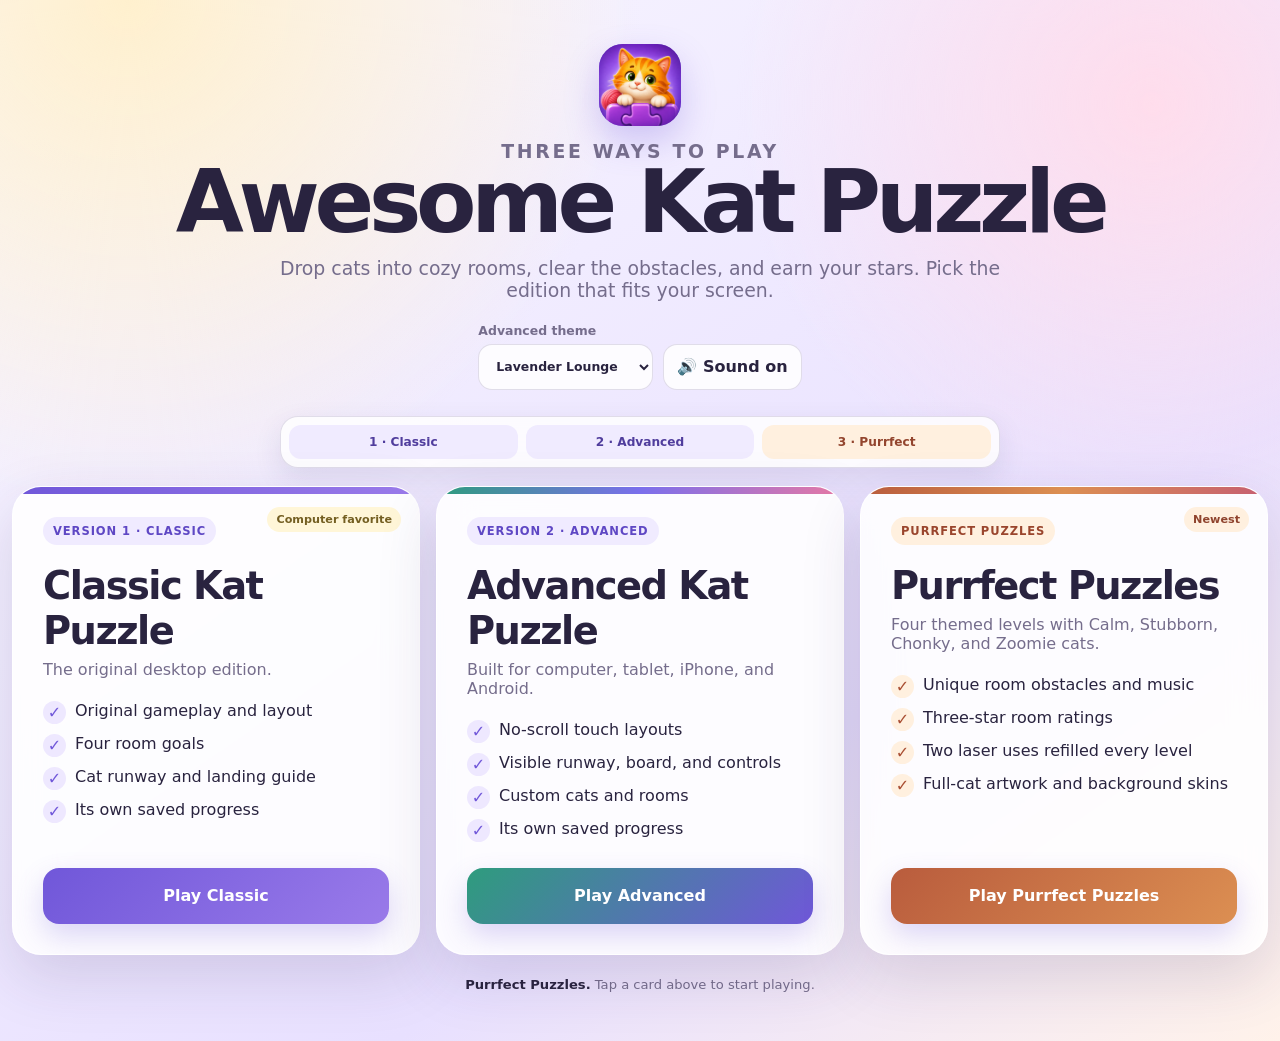
<file: index.production.html>
<!doctype html>
<html lang="en">
<head>
<meta charset="utf-8">
<meta name="viewport" content="width=device-width,initial-scale=1,viewport-fit=cover">
<meta name="theme-color" content="#b95c3d">
<link rel="icon" type="image/png" sizes="32x32" href="assets/brand/favicon-32.png">
<link rel="apple-touch-icon" sizes="180x180" href="assets/brand/apple-touch-icon.png">
<title>Awesome Kat Puzzle — Cat Puzzle Games</title>
<style>
:root{font-family:Inter,ui-rounded,"SF Pro Rounded",system-ui,-apple-system,sans-serif;--ink:#29233f;--muted:#756d8c;--accent:#7057d9;--accent2:#9a7bea;--line:rgba(61,45,106,.15);--panel:rgba(255,255,255,.88)}*{box-sizing:border-box}html{scroll-behavior:smooth}html,body{margin:0;min-height:100%;color:var(--ink);background:radial-gradient(circle at 10% 0,#fff0ce,transparent 33%),radial-gradient(circle at 90% 10%,#ffddec,transparent 28%),linear-gradient(145deg,#faf8ff,#e8e0ff 68%,#fff2ea)}button,select{font:inherit}.dev-banner{position:sticky;top:0;z-index:20;padding:11px 16px;text-align:center;background:#402a22;color:white;font-weight:900;letter-spacing:.06em;text-transform:uppercase;box-shadow:0 5px 18px rgba(0,0,0,.16)}.dev-banner span{opacity:.78;font-weight:700;text-transform:none;letter-spacing:0}.page{width:min(1280px,calc(100% - 24px));margin:auto;padding:max(24px,env(safe-area-inset-top)) 0 max(36px,env(safe-area-inset-bottom))}.hero{text-align:center;padding:20px 10px 26px}.mark{width:82px;height:82px;margin:auto;display:grid;place-items:center;border-radius:24px;overflow:hidden;background:linear-gradient(135deg,var(--accent),var(--accent2));box-shadow:0 15px 34px rgba(112,87,217,.28)}.mark img{display:block;width:100%;height:100%;object-fit:cover}.eyebrow{margin:18px 0 7px;color:var(--accent);font-size:.72rem;font-weight:900;letter-spacing:.14em;text-transform:uppercase}.hero h1{margin:0;font-size:clamp(2.7rem,8vw,5.5rem);line-height:.92;letter-spacing:-.06em}.hero p{max-width:760px;margin:14px auto 0;color:var(--muted);font-size:clamp(1rem,2.5vw,1.18rem)}.settings{display:flex;justify-content:center;align-items:end;gap:10px;flex-wrap:wrap;margin-top:22px}.settings label{display:grid;gap:6px;text-align:left;font-size:.78rem;font-weight:850;color:var(--muted)}select,.secondary{min-height:46px;border-radius:14px;padding:9px 13px;border:1px solid var(--line);background:rgba(255,255,255,.85);color:var(--ink);font-weight:800}.secondary{cursor:pointer}.version-tabs{display:grid;grid-template-columns:repeat(3,minmax(0,1fr));gap:8px;width:min(720px,100%);margin:0 auto 18px;padding:8px;border:1px solid var(--line);border-radius:18px;background:rgba(255,255,255,.82);box-shadow:0 10px 28px rgba(52,39,90,.1);backdrop-filter:blur(14px)}.version-tabs a{min-width:0;padding:10px 8px;border-radius:12px;background:#f0ebff;color:#503d9d;text-align:center;text-decoration:none;font-size:.76rem;font-weight:900}.version-tabs a:last-child{background:#fff0df;color:#93452e}.versions{display:grid;grid-template-columns:repeat(3,1fr);gap:16px}.version{position:relative;display:flex;flex-direction:column;min-height:410px;padding:clamp(20px,3vw,30px);border:1px solid rgba(255,255,255,.8);border-radius:29px;background:var(--panel);box-shadow:0 22px 60px rgba(52,39,90,.15);backdrop-filter:blur(18px);overflow:hidden;scroll-margin-top:72px}.version:before{content:"";position:absolute;inset:0 0 auto;height:7px;background:linear-gradient(90deg,var(--accent),var(--accent2))}.version.advanced:before{background:linear-gradient(90deg,#2e9c7d,#7b6fec,#e678a4)}.version.attitude:before{background:linear-gradient(90deg,#b95c3d,#dc8f52,#c65f71)}.badge{align-self:flex-start;padding:7px 10px;border-radius:999px;background:#f0ebff;color:#5e47c4;font-size:.72rem;font-weight:900;letter-spacing:.08em;text-transform:uppercase}.attitude .badge{background:#fff0df;color:#9a452d}.version h2{font-size:clamp(1.65rem,3vw,2.45rem);margin:18px 0 7px;letter-spacing:-.04em}.version p{color:var(--muted);margin:0}.features{display:grid;gap:10px;margin:22px 0 26px;padding:0;list-style:none}.features li{display:flex;gap:9px;align-items:flex-start}.features li:before{content:"✓";display:grid;place-items:center;flex:0 0 23px;height:23px;border-radius:50%;background:#eee8ff;color:var(--accent);font-weight:900}.attitude .features li:before{background:#fff0df;color:#a94e32}.play{margin-top:auto;display:grid;place-items:center;min-height:56px;border:0;border-radius:16px;text-decoration:none;color:white;font-weight:900;background:linear-gradient(135deg,var(--accent),var(--accent2));box-shadow:0 12px 28px rgba(112,87,217,.24)}.advanced .play{background:linear-gradient(135deg,#2e9c7d,#7057d9)}.attitude .play{background:linear-gradient(135deg,#b95c3d,#dc8f52)}.recommend,.status{position:absolute;right:18px;top:20px;padding:6px 9px;border-radius:999px;background:#fff6d8;color:#745f22;font-size:.7rem;font-weight:900}.status{background:#fff0df;color:#8f432d}.footer{text-align:center;color:var(--muted);font-size:.82rem;margin-top:22px}.footer strong{color:var(--ink)}@media(max-width:980px){.versions{grid-template-columns:1fr 1fr}.attitude{grid-column:1/-1}.version{min-height:360px}}@media(max-width:700px){.dev-banner{font-size:.72rem}.hero{padding:8px 6px 18px}.hero h1{font-size:clamp(2.25rem,13vw,3.25rem)}.hero p{font-size:.9rem}.mark{width:66px;height:66px}.settings{align-items:stretch;margin-top:15px}.settings label,.settings select,.secondary{width:100%}.version-tabs{position:sticky;top:0;z-index:15;margin-bottom:12px;padding:6px;gap:5px}.version-tabs a{padding:9px 4px;font-size:.67rem}.versions{grid-template-columns:1fr}.attitude{grid-column:auto}.version{min-height:0}}
.touch-device .version-tabs{grid-template-columns:repeat(2,minmax(0,1fr))}.touch-device .attitude{grid-column:auto}
</style>
</head>
<body>
<main class="page">
  <section class="hero">
    <div class="mark"><img src="assets/brand/purrfect-puzzles-icon-192.png" alt="Purrfect Puzzles orange cat mascot"></div>
    <p class="eyebrow">Three ways to play</p>
    <h1>Awesome Kat Puzzle</h1>
    <p>Drop cats into cozy rooms, clear the obstacles, and earn your stars. Pick the edition that fits your screen.</p>
    <div class="settings"><label>Advanced theme<select id="theme"><option value="lavender">Lavender Lounge</option><option value="sunset">Sunset Café</option><option value="mint">Mint Garden</option><option value="midnight">Midnight Zoomies</option></select></label><button class="secondary" id="sound" type="button">🔊 Sound on</button></div>
  </section>
  <nav class="version-tabs" aria-label="Choose a game version">
    <a class="classic-tab" href="#version-classic">1 · Classic</a><a href="#version-advanced">2 · Advanced</a><a href="#version-purrfect">3 · Purrfect</a>
  </nav>
  <section class="versions" aria-label="Choose a game version">
    <article class="version classic" id="version-classic"><span class="badge">Version 1 · Classic</span><span class="recommend" id="classicRec">Computer favorite</span><h2>Classic Kat Puzzle</h2><p>The original desktop edition.</p><ul class="features"><li>Original gameplay and layout</li><li>Four room goals</li><li>Cat runway and landing guide</li><li>Its own saved progress</li></ul><a class="play" href="classic.html">Play Classic</a></article>
    <article class="version advanced" id="version-advanced"><span class="badge">Version 2 · Advanced</span><span class="recommend" id="advancedRec">Touch recommended</span><h2>Advanced Kat Puzzle</h2><p>Built for computer, tablet, iPhone, and Android.</p><ul class="features"><li>No-scroll touch layouts</li><li>Visible runway, board, and controls</li><li>Custom cats and rooms</li><li>Its own saved progress</li></ul><a class="play" href="advanced.html">Play Advanced</a></article>
    <article class="version attitude" id="version-purrfect"><span class="badge">Purrfect Puzzles</span><span class="status">Newest</span><h2>Purrfect Puzzles</h2><p>Four themed levels with Calm, Stubborn, Chonky, and Zoomie cats.</p><ul class="features"><li>Unique room obstacles and music</li><li>Three-star room ratings</li><li>Two laser uses refilled every level</li><li>Full-cat artwork and background skins</li></ul><a class="play" href="volume3.html?v=23">Play Purrfect Puzzles</a></article>
  </section>
  <p class="footer"><strong>Purrfect Puzzles.</strong> Tap a card above to start playing.</p>
</main>
<script>
(()=>{'use strict';const read=(k,d)=>{try{return JSON.parse(localStorage.getItem(k))??d}catch{return d}},save=(k,v)=>{try{localStorage.setItem(k,JSON.stringify(v))}catch{}};const theme=document.querySelector('#theme'),sound=document.querySelector('#sound');let muted=!!read('akpV2Muted',false);theme.value=read('akpV2Theme','lavender');function label(){sound.textContent=muted?'🔇 Sound off':'🔊 Sound on'}theme.addEventListener('change',()=>save('akpV2Theme',theme.value));sound.addEventListener('click',()=>{muted=!muted;save('akpV2Muted',muted);label()});label();const touch=('ontouchstart'in window)||navigator.maxTouchPoints>0||matchMedia('(pointer:coarse)').matches;if(touch){document.documentElement.classList.add('touch-device');document.querySelector('#version-classic').hidden=true;document.querySelector('.classic-tab').hidden=true}document.querySelector('#classicRec').hidden=touch;document.querySelector('#advancedRec').hidden=!touch})();
</script>
</body>
</html>
</file>
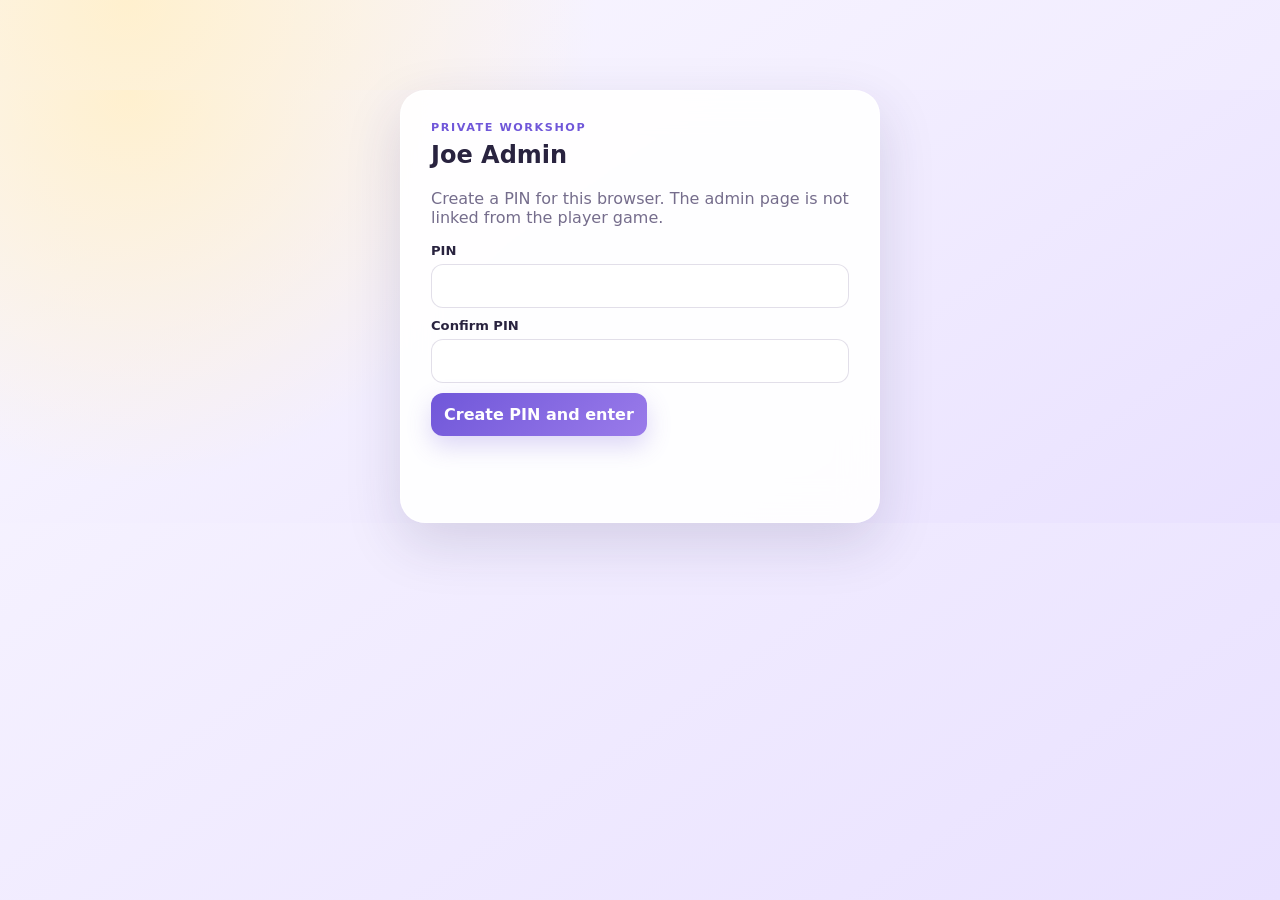
<file: joe-admin.html>
<!doctype html>
<html lang="en">
<head>
<meta charset="utf-8">
<meta name="viewport" content="width=device-width,initial-scale=1,viewport-fit=cover">
<meta name="theme-color" content="#7057d9">
<title>Joe Admin | Awesome Kat Puzzle</title>
<style>
:root{font-family:Inter,ui-rounded,"SF Pro Rounded",system-ui,-apple-system,sans-serif;--ink:#29233f;--muted:#756d8c;--accent:#7057d9;--accent2:#9a7bea;--line:rgba(61,45,106,.15);--panel:rgba(255,255,255,.92)}*{box-sizing:border-box}html,body{margin:0;min-height:100%;color:var(--ink);background:radial-gradient(circle at 10% 0,#fff0ce,transparent 32%),linear-gradient(145deg,#faf8ff,#e9e1ff);overscroll-behavior:none}button,input,select,textarea{font:inherit}.hidden{display:none!important}.wrap{width:min(1120px,calc(100% - 24px));margin:24px auto;padding-bottom:max(30px,env(safe-area-inset-bottom))}.card{background:var(--panel);border:1px solid rgba(255,255,255,.8);border-radius:25px;padding:clamp(18px,4vw,30px);box-shadow:0 20px 55px rgba(50,38,88,.15);backdrop-filter:blur(18px)}.login{max-width:480px;margin:10vh auto}.eyebrow{margin:0 0 7px;color:var(--accent);font-size:.7rem;font-weight:900;letter-spacing:.14em;text-transform:uppercase}h1,h2,h3{margin-top:0}.muted{color:var(--muted)}.field{display:grid;gap:6px;margin:10px 0;font-weight:800;font-size:.82rem}.field input,.field select,.field textarea{width:100%;min-height:44px;border:1px solid var(--line);border-radius:12px;padding:8px 10px;background:white;color:var(--ink)}.field textarea{min-height:78px;resize:vertical}.primary,.secondary,.danger,.tab{min-height:43px;border-radius:12px;padding:8px 13px;font-weight:850;border:1px solid var(--line);cursor:pointer}.primary{color:white;border:0;background:linear-gradient(135deg,var(--accent),var(--accent2));box-shadow:0 10px 24px rgba(112,87,217,.24)}.secondary,.tab{background:white;color:var(--ink)}.danger{background:#fff0f1;color:#9d2637}.bar{display:flex;align-items:flex-start;justify-content:space-between;gap:12px;margin-bottom:15px}.note{background:#fff6da;border-radius:14px;padding:12px;color:#725b22}.tabs{display:flex;gap:8px;flex-wrap:wrap;margin:18px 0}.tab.active{color:white;border-color:transparent;background:linear-gradient(135deg,var(--accent),var(--accent2))}.grid{display:grid;grid-template-columns:repeat(4,1fr);gap:10px}.grid .wide{grid-column:span 2}.checks{display:flex;flex-wrap:wrap;gap:8px;margin:10px 0}.checks label{display:flex;align-items:center;gap:6px;background:white;border:1px solid var(--line);border-radius:999px;padding:7px 10px}.checks input{width:auto}.actions{display:flex;flex-wrap:wrap;gap:8px;margin-top:15px}.status{min-height:24px;color:#278c75;font-weight:850}.split{display:grid;grid-template-columns:minmax(0,.9fr) minmax(0,1.1fr);gap:18px}.list{display:grid;gap:9px}.row{display:grid;grid-template-columns:1fr auto;gap:12px;align-items:center;border:1px solid var(--line);border-radius:16px;padding:12px;background:rgba(249,247,255,.82)}.row strong,.row span{display:block}.row span{margin-top:3px;color:var(--muted);font-size:.78rem}.row-actions{display:flex;gap:6px;flex-wrap:wrap}.preview{display:flex;align-items:center;gap:15px;padding:13px;border:1px solid var(--line);border-radius:16px;background:rgba(255,255,255,.62)}.cat-piece{display:grid;grid-template-columns:repeat(2,38px);grid-template-rows:repeat(2,38px);gap:4px}.cat-cell{position:relative;border-radius:10px;background:linear-gradient(135deg,var(--cat1),var(--cat2));box-shadow:inset 0 0 0 1px rgba(255,255,255,.3)}.cat-cell.face:before,.cat-cell.face:after{content:"";position:absolute;top:-7px;width:14px;height:13px;background:var(--cat1);clip-path:polygon(50% 0,100% 100%,0 100%)}.cat-cell.face:before{left:3px}.cat-cell.face:after{right:3px}.cat-cell.face span{position:absolute;inset:0;display:grid;place-items:center;color:#49313e;font-size:12px}.section-head{display:flex;justify-content:space-between;align-items:center;gap:10px}.file-label{display:inline-grid;place-items:center}.file-label input{display:none}@media(max-width:850px){.split{grid-template-columns:1fr}.grid{grid-template-columns:1fr 1fr}.grid .wide{grid-column:span 2}.bar{flex-direction:column}}@media(max-width:520px){.wrap{width:calc(100% - 10px);margin:5px auto}.card{padding:14px;border-radius:18px}.grid{grid-template-columns:1fr}.grid .wide{grid-column:auto}.row{grid-template-columns:1fr}.row-actions button{flex:1}.tabs{display:grid;grid-template-columns:1fr 1fr 1fr}.tab{padding:7px}}
</style>
</head>
<body>
<section id="login" class="wrap login card">
  <p class="eyebrow">Private workshop</p><h1>Joe Admin</h1>
  <p id="loginHelp" class="muted">Create a PIN for this browser. The admin page is not linked from the player game.</p>
  <label class="field">PIN<input id="pin" type="password" inputmode="numeric" minlength="4" maxlength="12" autocomplete="current-password"></label>
  <label id="confirmWrap" class="field">Confirm PIN<input id="pin2" type="password" inputmode="numeric" minlength="4" maxlength="12"></label>
  <button id="loginBtn" class="primary" type="button">Create PIN and enter</button><p id="loginStatus" class="status" aria-live="polite"></p>
</section>

<section id="admin" class="wrap card hidden">
  <div class="bar"><div><p class="eyebrow">Advanced Version 2 workshop</p><h1>Awesome Kat Puzzle Admin</h1></div><div class="actions"><a class="secondary" style="text-decoration:none;display:inline-grid;place-items:center" href="index.html">Player dashboard</a><button id="lockBtn" class="secondary" type="button">Lock admin</button></div></div>
  <p class="note">Classic Version 1 is frozen and is not changed here. These controls affect Advanced Version 2 on this browser. The PIN prevents casual access, but true account security and cross-device publishing require a future database.</p>
  <nav class="tabs"><button class="tab active" data-tab="cats" type="button">Cat Roster</button><button class="tab" data-tab="rooms" type="button">Rooms</button><button class="tab" data-tab="settings" type="button">Settings</button></nav>

  <section id="catsTab" class="tab-panel">
    <div class="split">
      <div>
        <p class="eyebrow">Create or edit a cat</p><h2>Cat personality</h2>
        <input id="catIndex" type="hidden" value="-1">
        <label class="field">Possible names, separated by commas<input id="catNames" value="Marmalade, Pumpkin, Butterscotch"></label>
        <div class="grid"><label class="field">Main fur color<input id="catPrimary" type="color" value="#efa057"></label><label class="field">Shading color<input id="catShade" type="color" value="#c96e38"></label><label class="field">Accent color<input id="catAccent" type="color" value="#fff0d2"></label><label class="field">Status<select id="catEnabled"><option value="true">Enabled</option><option value="false">Disabled</option></select></label></div>
        <p class="eyebrow">Allowed shapes</p><div id="catShapes" class="checks"></div>
        <div class="preview"><div id="catPreview" class="cat-piece" style="--cat1:#efa057;--cat2:#c96e38"><div class="cat-cell face"><span>••</span></div><div class="cat-cell"></div><div class="cat-cell"></div><div class="cat-cell"></div></div><div><strong id="previewName">Marmalade</strong><span class="muted">Live roster preview</span></div></div>
        <div class="actions"><button id="saveCat" class="primary" type="button">Save cat</button><button id="newCat" class="secondary" type="button">New cat</button><button id="resetCats" class="secondary" type="button">Restore default roster</button></div><p id="catStatus" class="status"></p>
      </div>
      <div><div class="section-head"><div><p class="eyebrow">Advanced roster</p><h2>Saved cats</h2></div><span id="catCount" class="muted"></span></div><div id="catList" class="list"></div></div>
    </div>
  </section>

  <section id="roomsTab" class="tab-panel hidden">
    <div class="split"><div><p class="eyebrow">Create a Version 2 room</p><h2>Room settings</h2>
      <div class="grid"><label class="field wide">Room name<input id="roomNameInput" maxlength="40" value="Joe's Cat Room"></label><label class="field wide">Description<input id="roomDescription" maxlength="100" value="A custom room created in Joe Admin."></label><label class="field">Lines to clear<input id="roomGoal" type="number" min="3" max="50" value="10"></label><label class="field">Speed<select id="roomSpeed"><option value="900">Gentle</option><option value="700" selected>Playful</option><option value="520">Quick</option><option value="380">Zoomies</option></select></label><label class="field">Starter layout<select id="roomStarter"><option value="none">None</option><option value="steps">Steps</option><option value="cups">Cat cups</option><option value="zigzag">Zigzag</option></select></label></div>
      <p class="eyebrow">Allowed shapes</p><div id="roomShapes" class="checks"></div><div class="actions"><button id="saveRoom" class="primary" type="button">Save custom room</button><button id="migrateRooms" class="secondary" type="button">Copy old prototype rooms</button></div><p id="roomStatus" class="status"></p>
    </div><div><p class="eyebrow">Advanced rooms</p><h2>Custom room list</h2><div id="roomList" class="list"></div></div></div>
  </section>

  <section id="settingsTab" class="tab-panel hidden">
    <p class="eyebrow">Advanced Version 2</p><h2>Device settings and backup</h2>
    <div class="grid"><label class="field">Default Advanced theme<select id="defaultTheme"><option value="lavender">Lavender Lounge</option><option value="sunset">Sunset Café</option><option value="mint">Mint Garden</option><option value="midnight">Midnight Zoomies</option></select></label></div>
    <div class="actions"><button id="resetProgress" class="secondary" type="button">Reset Advanced progress</button><button id="exportConfig" class="secondary" type="button">Export Advanced configuration</button><label class="secondary file-label">Import configuration<input id="importConfig" type="file" accept="application/json"></label><button id="changePin" class="secondary" type="button">Change PIN</button></div>
    <p id="settingsStatus" class="status"></p>
  </section>
</section>
<script>
(()=>{'use strict';
const $=s=>document.querySelector(s),$$=s=>[...document.querySelectorAll(s)],clone=v=>JSON.parse(JSON.stringify(v));
const read=(k,d)=>{try{return JSON.parse(localStorage.getItem(k))??d}catch{return d}},save=(k,v)=>{try{localStorage.setItem(k,JSON.stringify(v))}catch{}};
const PIN_KEY='akpJoeAdminPin',SHAPES=['I','O','T','L','J','S','Z'];
const DEFAULT_CATS=[{id:'marmalade',names:['Marmalade','Pumpkin','Butterscotch'],primary:'#efa057',shade:'#c96e38',accent:'#fff0d2',shapes:['I','L','J'],enabled:true},{id:'poppy',names:['Poppy','Rosie','Peaches'],primary:'#ed84ad',shade:'#ba5e86',accent:'#ffe0ec',shapes:['I','T','S'],enabled:true},{id:'pepper',names:['Pepper','Smokey','Shadow'],primary:'#67677d',shade:'#3d3d52',accent:'#d9d9e5',shapes:['O','T','Z'],enabled:true},{id:'biscuit',names:['Biscuit','Waffles','Mochi'],primary:'#d8af82',shade:'#9f7653',accent:'#fff0dc',shapes:['O','L','S'],enabled:true},{id:'pickle',names:['Pickle','Minty','Sprout'],primary:'#72c6a5',shade:'#438f72',accent:'#dcfff2',shapes:['I','J','Z'],enabled:true},{id:'socks',names:['Socks','Boots','Tux'],primary:'#8093aa',shade:'#556a82',accent:'#e4efff',shapes:['T','L','J'],enabled:true},{id:'mittens',names:['Mittens','Snowball','Pearl'],primary:'#f4f0e9',shade:'#a7969a',accent:'#ffffff',shapes:['O','S','Z'],enabled:true}];
function hash(v){let h=2166136261;for(let i=0;i<v.length;i++){h^=v.charCodeAt(i);h=Math.imul(h,16777619)}return(h>>>0).toString(16)}
function loginMode(){const has=!!localStorage.getItem(PIN_KEY);$('#confirmWrap').classList.toggle('hidden',has);$('#loginBtn').textContent=has?'Unlock admin':'Create PIN and enter';$('#loginHelp').textContent=has?'Enter your PIN to unlock the private workshop.':'Create a PIN for this browser. The admin page is not linked from the player game.'}
function enter(){const pin=$('#pin').value.trim(),stored=localStorage.getItem(PIN_KEY);if(!stored){if(pin.length<4){$('#loginStatus').textContent='Use at least four digits or characters.';return}if(pin!==$('#pin2').value.trim()){$('#loginStatus').textContent='PIN entries do not match.';return}localStorage.setItem(PIN_KEY,hash(pin))}else if(hash(pin)!==stored){$('#loginStatus').textContent='Incorrect PIN.';return}sessionStorage.setItem('akpJoeAdminOpen','1');showAdmin()}
function showAdmin(){$('#login').classList.add('hidden');$('#admin').classList.remove('hidden');ensureDefaults();renderCats();renderRooms();$('#defaultTheme').value=read('akpV2Theme','lavender')}
function ensureDefaults(){const cats=read('akpV2Cats',null);if(!Array.isArray(cats)||!cats.length)save('akpV2Cats',clone(DEFAULT_CATS))}
function checks(root){root.innerHTML=SHAPES.map(s=>`<label><input type="checkbox" value="${s}" checked>${s}</label>`).join('')}
checks($('#catShapes'));checks($('#roomShapes'));
function esc(v){return String(v).replace(/[&<>"']/g,c=>({'&':'&amp;','<':'&lt;','>':'&gt;','"':'&quot;',"'":'&#39;'}[c]))}
function names(){return $('#catNames').value.split(',').map(v=>v.trim()).filter(Boolean)}
function updatePreview(){const list=names();$('#catPreview').style.setProperty('--cat1',$('#catPrimary').value);$('#catPreview').style.setProperty('--cat2',$('#catShade').value);$('#previewName').textContent=list[0]||'Unnamed cat'}
['catNames','catPrimary','catShade'].forEach(id=>$('#'+id).addEventListener('input',updatePreview));
function resetCatForm(){document.querySelector('#catIndex').value='-1';$('#catNames').value='New Cat, Kitty';$('#catPrimary').value='#8f7cff';$('#catShade').value='#5f4bb8';$('#catAccent').value='#eeeaff';$('#catEnabled').value='true';$$('#catShapes input').forEach(x=>x.checked=true);updatePreview();$('#catStatus').textContent=''}
function renderCats(){const cats=read('akpV2Cats',clone(DEFAULT_CATS)),root=$('#catList');$('#catCount').textContent=`${cats.length} profiles`;root.innerHTML='';cats.forEach((cat,index)=>{const row=document.createElement('div');row.className='row';row.innerHTML=`<div><strong><span style="display:inline-block;width:12px;height:12px;border-radius:50%;background:${cat.primary};margin-right:7px"></span>${esc((cat.names||[]).join(', '))}</strong><span>${(cat.shapes||[]).join(' · ')} · ${cat.enabled===false?'Disabled':'Enabled'}</span></div><div class="row-actions"><button class="secondary edit" type="button">Edit</button><button class="secondary duplicate" type="button">Duplicate</button><button class="danger delete" type="button">Delete</button></div>`;row.querySelector('.edit').onclick=()=>editCat(index);row.querySelector('.duplicate').onclick=()=>duplicateCat(index);row.querySelector('.delete').onclick=()=>deleteCat(index);root.appendChild(row)})}
function editCat(index){const cat=read('akpV2Cats',clone(DEFAULT_CATS))[index];$('#catIndex').value=index;$('#catNames').value=(cat.names||[]).join(', ');$('#catPrimary').value=cat.primary;$('#catShade').value=cat.shade;$('#catAccent').value=cat.accent||'#ffffff';$('#catEnabled').value=String(cat.enabled!==false);$$('#catShapes input').forEach(x=>x.checked=(cat.shapes||[]).includes(x.value));updatePreview();scrollTo({top:0,behavior:'smooth'})}
function duplicateCat(index){const cats=read('akpV2Cats',clone(DEFAULT_CATS)),copy=clone(cats[index]);copy.id='cat-'+Date.now();copy.names=(copy.names||['Cat']).map((n,i)=>i===0?n+' Copy':n);cats.push(copy);save('akpV2Cats',cats);renderCats();$('#catStatus').textContent='Cat duplicated.'}
function deleteCat(index){const cats=read('akpV2Cats',clone(DEFAULT_CATS));if(cats.length<=1){$('#catStatus').textContent='At least one cat must remain.';return}if(!confirm(`Delete ${(cats[index].names||['this cat'])[0]}?`))return;cats.splice(index,1);save('akpV2Cats',cats);renderCats();$('#catStatus').textContent='Cat deleted.'}
$('#saveCat').onclick=()=>{const catNames=names(),shapes=$$('#catShapes input:checked').map(x=>x.value);if(!catNames.length){$('#catStatus').textContent='Enter at least one name.';return}if(!shapes.length){$('#catStatus').textContent='Choose at least one shape.';return}const cats=read('akpV2Cats',clone(DEFAULT_CATS)),index=Number($('#catIndex').value),cat={id:index>=0?cats[index].id:'cat-'+Date.now(),names:catNames,primary:$('#catPrimary').value,shade:$('#catShade').value,accent:$('#catAccent').value,shapes,enabled:$('#catEnabled').value==='true'};if(index>=0)cats[index]=cat;else cats.push(cat);save('akpV2Cats',cats);renderCats();resetCatForm();$('#catStatus').textContent='Cat roster saved.'};
$('#newCat').onclick=resetCatForm;$('#resetCats').onclick=()=>{if(!confirm('Restore the default Advanced cat roster?'))return;save('akpV2Cats',clone(DEFAULT_CATS));renderCats();resetCatForm();$('#catStatus').textContent='Default roster restored.'};
function speedLabel(v){v=Number(v);return v>=850?'Gentle':v>=650?'Playful':v>=480?'Quick':'Zoomies'}
function renderRooms(){const rooms=read('akpV2CustomLevels',[]),root=$('#roomList');if(!rooms.length){root.innerHTML='<div class="row"><div><strong>No custom rooms yet</strong><span>The four original Advanced rooms remain available.</span></div></div>';return}root.innerHTML='';rooms.forEach((room,index)=>{const row=document.createElement('div');row.className='row';row.innerHTML=`<div><strong>${esc(room.name)}</strong><span>${Number(room.goal)} lines · ${speedLabel(room.speed)} · ${(room.shapes||[]).join(' ')}</span></div><div class="row-actions"><button class="danger" type="button">Delete</button></div>`;row.querySelector('button').onclick=()=>{if(!confirm(`Delete ${room.name}?`))return;rooms.splice(index,1);save('akpV2CustomLevels',rooms);save('akpV2Unlocked',Math.min(read('akpV2Unlocked',1),4+rooms.length));renderRooms();$('#roomStatus').textContent='Custom room deleted.'};root.appendChild(row)})}
$('#saveRoom').onclick=()=>{const shapes=$$('#roomShapes input:checked').map(x=>x.value),name=$('#roomNameInput').value.trim();if(!name){$('#roomStatus').textContent='Enter a room name.';return}if(!shapes.length){$('#roomStatus').textContent='Choose at least one shape.';return}const rooms=read('akpV2CustomLevels',[]);rooms.push({id:'v2-custom-'+Date.now(),name,description:$('#roomDescription').value.trim()||'A custom Advanced room.',goal:Number($('#roomGoal').value),speed:Number($('#roomSpeed').value),starter:$('#roomStarter').value,shapes});save('akpV2CustomLevels',rooms);save('akpV2Unlocked',Math.max(read('akpV2Unlocked',1),4+rooms.length));renderRooms();$('#roomStatus').textContent='Advanced room saved on this browser.'};
$('#migrateRooms').onclick=()=>{const old=read('akpCustom',[]);if(!old.length){$('#roomStatus').textContent='No old prototype rooms were found.';return}const current=read('akpV2CustomLevels',[]),known=new Set(current.map(r=>r.id));old.forEach(r=>{if(!known.has(r.id))current.push({...r,id:'migrated-'+r.id})});save('akpV2CustomLevels',current);save('akpV2Unlocked',Math.max(read('akpV2Unlocked',1),4+current.length));renderRooms();$('#roomStatus').textContent='Old prototype rooms copied into Advanced.'};
$$('.tab').forEach(tab=>tab.onclick=()=>{$$('.tab').forEach(t=>t.classList.toggle('active',t===tab));$$('.tab-panel').forEach(p=>p.classList.add('hidden'));$('#'+tab.dataset.tab+'Tab').classList.remove('hidden')});
$('#defaultTheme').onchange=()=>{save('akpV2Theme',$('#defaultTheme').value);$('#settingsStatus').textContent='Advanced theme saved.'};
$('#resetProgress').onclick=()=>{if(!confirm('Reset Advanced scores and room unlocks on this browser? Classic will not be affected.'))return;localStorage.removeItem('akpV2Best');save('akpV2Unlocked',1);$('#settingsStatus').textContent='Advanced progress reset.'};
$('#exportConfig').onclick=()=>{const data={version:2,exportedAt:new Date().toISOString(),cats:read('akpV2Cats',clone(DEFAULT_CATS)),rooms:read('akpV2CustomLevels',[]),theme:read('akpV2Theme','lavender')},blob=new Blob([JSON.stringify(data,null,2)],{type:'application/json'}),url=URL.createObjectURL(blob),a=document.createElement('a');a.href=url;a.download='awesome-kat-puzzle-v2-config.json';a.click();setTimeout(()=>URL.revokeObjectURL(url),500);$('#settingsStatus').textContent='Advanced configuration exported.'};
$('#importConfig').onchange=async e=>{const file=e.target.files[0];if(!file)return;try{const data=JSON.parse(await file.text());if(!Array.isArray(data.cats)||!Array.isArray(data.rooms))throw new Error('Invalid configuration');save('akpV2Cats',data.cats);save('akpV2CustomLevels',data.rooms);if(data.theme)save('akpV2Theme',data.theme);renderCats();renderRooms();$('#defaultTheme').value=read('akpV2Theme','lavender');$('#settingsStatus').textContent='Configuration imported.'}catch{$('#settingsStatus').textContent='That file is not a valid Advanced configuration.'}e.target.value=''};
$('#loginBtn').onclick=enter;$('#pin').addEventListener('keydown',e=>{if(e.key==='Enter')enter()});$('#lockBtn').onclick=()=>{sessionStorage.removeItem('akpJoeAdminOpen');location.reload()};$('#changePin').onclick=()=>{if(!confirm('Remove the current PIN and create a new one?'))return;localStorage.removeItem(PIN_KEY);sessionStorage.removeItem('akpJoeAdminOpen');location.reload()};
loginMode();updatePreview();if(sessionStorage.getItem('akpJoeAdminOpen')==='1')showAdmin();
})();
</script>
</body>
</html>
</file>
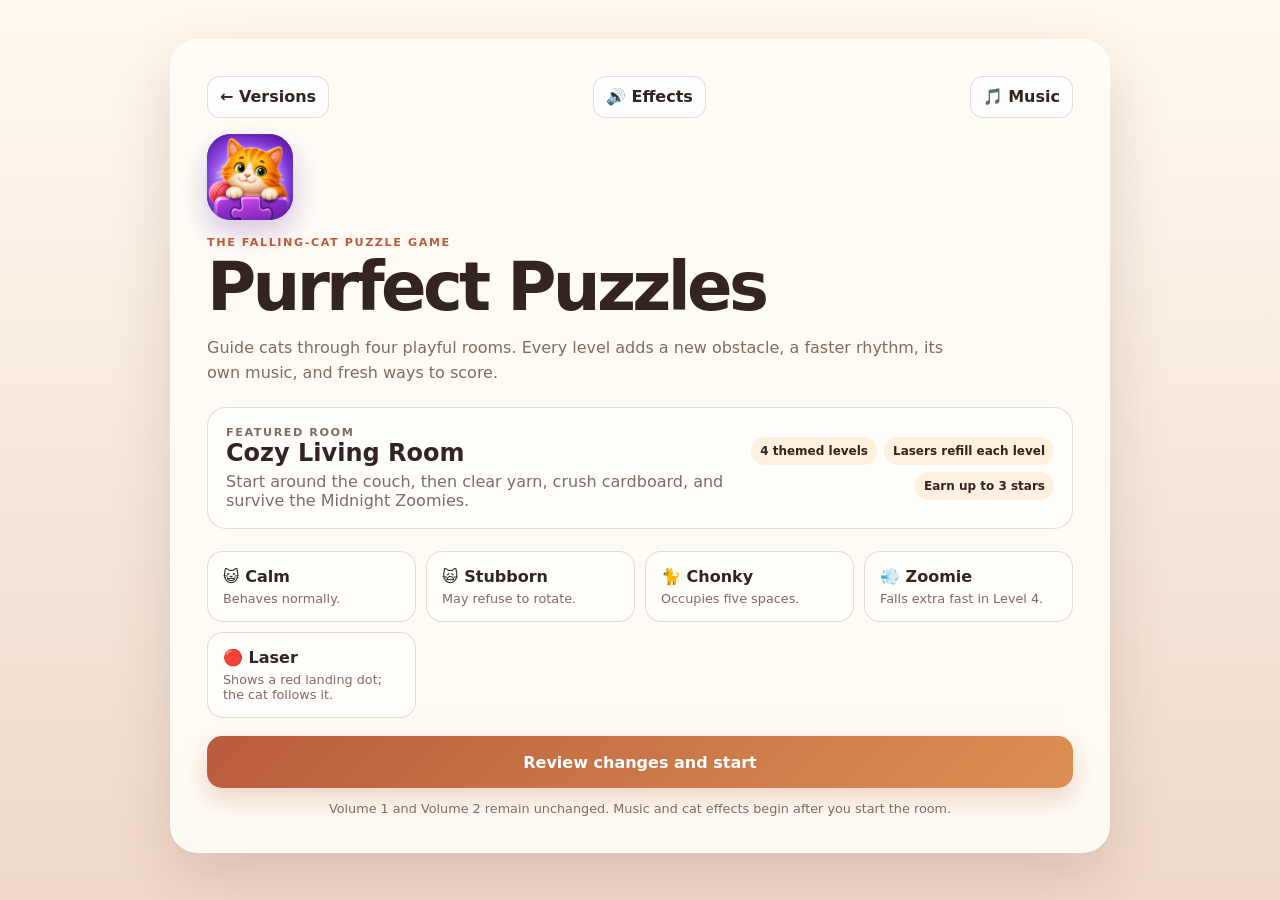
<file: volume3.html>
<!doctype html>
<html lang="en">
<head>
<meta charset="utf-8">
<meta name="viewport" content="width=device-width,initial-scale=1,maximum-scale=1,user-scalable=no,viewport-fit=cover">
<meta name="theme-color" content="#7351d8">
<meta name="description" content="Play Purrfect Puzzles, a cozy cat puzzle game with four themed rooms, unique cat personalities, playful obstacles, music, and touch controls.">
<meta name="robots" content="index,follow,max-image-preview:large">
<meta name="application-name" content="Purrfect Puzzles">
<meta name="mobile-web-app-capable" content="yes">
<meta name="apple-mobile-web-app-capable" content="yes">
<meta name="apple-mobile-web-app-status-bar-style" content="black-translucent">
<meta name="apple-mobile-web-app-title" content="Purrfect Puzzles">
<link rel="canonical" href="https://www.purrfectpuzzles.com/">
<link rel="icon" type="image/png" sizes="32x32" href="assets/brand/favicon-32.png">
<link rel="apple-touch-icon" sizes="180x180" href="assets/brand/apple-touch-icon.png">
<link rel="manifest" href="site.webmanifest">
<meta property="og:type" content="website">
<meta property="og:locale" content="en_US">
<meta property="og:site_name" content="Purrfect Puzzles">
<meta property="og:title" content="Purrfect Puzzles — A Cozy Cat Puzzle Game">
<meta property="og:description" content="Stack cats, master their personalities, clear playful obstacles, and unlock four musical rooms.">
<meta property="og:url" content="https://www.purrfectpuzzles.com/">
<meta property="og:image" content="https://www.purrfectpuzzles.com/assets/brand/purrfect-puzzles-share-1200x630.png">
<meta property="og:image:secure_url" content="https://www.purrfectpuzzles.com/assets/brand/purrfect-puzzles-share-1200x630.png">
<meta property="og:image:type" content="image/png">
<meta property="og:image:width" content="1200">
<meta property="og:image:height" content="630">
<meta property="og:image:alt" content="Purrfect Puzzles orange cat mascot peeking over purple puzzle blocks">
<meta name="twitter:card" content="summary_large_image">
<meta name="twitter:title" content="Purrfect Puzzles — A Cozy Cat Puzzle Game">
<meta name="twitter:description" content="Stack cats, master their personalities, and unlock four playful musical rooms.">
<meta name="twitter:image" content="https://www.purrfectpuzzles.com/assets/brand/purrfect-puzzles-share-1200x630.png">
<title>Purrfect Puzzles — Cat Puzzle Game</title>
<link rel="stylesheet" href="volume3.css?v=22"><link rel="stylesheet" href="volume3-extra.css?v=22">
<script type="application/ld+json">{"@context":"https://schema.org","@type":"VideoGame","name":"Purrfect Puzzles","url":"https://www.purrfectpuzzles.com/","image":"https://www.purrfectpuzzles.com/assets/brand/purrfect-puzzles-share-1200x630.png","description":"A cozy mobile cat puzzle game with four themed rooms, unique cat personalities, playful obstacles, music, and touch controls.","genre":["Puzzle","Casual"],"playMode":"SinglePlayer","applicationCategory":"Game","operatingSystem":"Web browser","inLanguage":"en-US"}</script>
</head>
<body data-screen="lobby">
<div id="app">
  <section id="lobby" class="lobby-screen">
    <div class="lobby-card">
      <div class="lobby-top">
        <a class="small-btn" href="index.html">← Versions</a>
        <button class="small-btn" id="lobbySound" type="button">🔊 Effects</button>
      </div>
      <div class="paw brand-logo" id="pawLogo" aria-label="Purrfect Puzzles logo"><img src="assets/brand/purrfect-puzzles-icon-192.png" alt="Purrfect Puzzles orange cat mascot"></div>
      <p class="eyebrow">The falling-cat puzzle game</p>
      <h1>Purrfect Puzzles</h1>
      <p class="lead">Guide cats through four playful rooms. Every level adds a new obstacle, a faster rhythm, its own music, and fresh ways to score.</p>

      <section class="room-preview" aria-labelledby="roomTitle">
        <div>
          <p class="eyebrow">Featured room</p>
          <h2 id="roomTitle">Cozy Living Room</h2>
          <p>Start around the couch, then clear yarn, crush cardboard, and survive the Midnight Zoomies.</p>
        </div>
        <div class="room-meta"><span>4 themed levels</span><span>Lasers refill each level</span><span>Earn up to 3 stars</span></div>
      </section>

      <div class="feature-grid">
        <article><strong>😺 Calm</strong><span>Behaves normally.</span></article>
        <article><strong>🙀 Stubborn</strong><span>May refuse to rotate.</span></article>
        <article><strong>🐈 Chonky</strong><span>Occupies five spaces.</span></article>
        <article><strong>💨 Zoomie</strong><span>Falls extra fast in Level 4.</span></article>
        <article><strong>🔴 Laser</strong><span>Shows a red landing dot; the cat follows it.</span></article>
      </div>

      <button id="briefingBtn" class="primary-btn" type="button">Review changes and start</button>
      <p class="device-note">Volume 1 and Volume 2 remain unchanged. Music and cat effects begin after you start the room.</p>
    </div>
  </section>

  <section id="playScreen" class="play-screen hidden" aria-label="Purrfect Puzzles game">
    <header class="play-topbar">
      <div class="play-nav">
        <a class="top-btn compact-nav" href="index.html?v=24" aria-label="Return to version dashboard">←</a>
        <button id="menuBtn" class="top-btn compact-nav" type="button" aria-label="Room menu">☰</button>
      </div>
      <div class="room-chip"><strong id="roomName">Cozy Living Room</strong><span id="roomProgress">0 / 8 lines</span><div class="level-path" aria-label="Four-room progress"><i class="active" data-level-step="0">1</i><i data-level-step="1">2</i><i data-level-step="2">3</i><i data-level-step="3">4</i></div></div>
      <div class="top-actions">
        <button id="helpBtn" class="top-btn help-btn" type="button" aria-label="Open mechanic guide">?</button>
        <button id="pauseBtn" class="top-btn" type="button">Pause</button>
        <button id="soundBtn" class="top-btn" type="button" aria-label="Toggle sound">🔊</button>
      </div>
    </header>

    <div class="runway" id="runway">
      <span class="cloud c1">☁</span><span class="cloud c2">☁</span><span class="cloud c3">☁</span>
      <span class="runway-title">Personality check-in</span>
      <div class="walker" id="walker"><img id="walkerImage" src="assets/cats/standard/marmalade.png" alt="Marmalade walking toward the room"></div><div class="hatch"></div>
    </div>

    <main class="game-stage">
      <section class="board-panel">
        <div class="cozy-room-scene" aria-hidden="true">
          <div class="cozy-wall-sparkles"><i></i><i></i><i></i><i></i><i></i></div>
          <div class="cozy-picture">
            <span class="cozy-picture-pin"></span>
            <img src="assets/cats/standard/poppy.png" alt="">
          </div>
          <div class="cozy-plant"><span></span><i></i><i></i><i></i><i></i><b></b></div>
          <div class="cozy-floor"></div>
          <div class="cozy-rug"></div>
          <div class="cozy-yarn"><i></i><i></i><i></i><span></span></div>
          <div class="cozy-cat-box"><img src="assets/cats/standard/pepper.png" alt=""><span>♥</span></div>
        </div>
        <div class="canvas-wrap">
          <div class="cat-frame-crown" aria-hidden="true"><i></i><span>• ᴗ •</span><i></i></div>
          <canvas id="game" width="320" height="576" aria-label="Falling cat puzzle board"></canvas>
          <div class="game-overlay hidden" id="endOverlay"><div><div class="overlay-face" id="overlayFace">😻</div><h2 id="overlayTitle">Purrfect!</h2><div class="overlay-stars" id="overlayStars" aria-label="Room stars"></div><p id="overlayText"></p><button id="overlayBtn" class="primary-btn" type="button">Play again</button></div></div>
        </div>
      </section>

      <aside class="control-panel">
        <div class="info-rail">
          <section class="next-card">
            <canvas id="nextCanvas" width="132" height="82" aria-label="Next cat preview"></canvas>
            <div class="next-copy"><span>Next cat</span><strong id="nextName">Marmalade</strong><small id="nextShape">Calm · T-shape</small></div>
          </section>

          <section class="trait-card" id="traitCard" data-trait="calm">
            <div class="trait-portrait" aria-label="Current personality cat portrait">
              <img class="personality-cat" id="traitPortraitImage" src="assets/cats/standard/marmalade.png" alt="Marmalade, a Calm cat" data-ready="0">
            </div>
            <div class="trait-copy"><span>Current personality</span><strong id="traitName">Calm</strong><p id="traitDescription">Behaves normally.</p></div>
            <div class="trait-icon" id="traitIcon" aria-hidden="true">😺</div>
          </section>

          <div class="compact-stats">
            <div><span>Goal</span><strong id="goalStat">0/8</strong></div>
            <div><span>Score</span><strong id="scoreStat">0</strong></div>
            <div><span>Best</span><strong id="bestStat">0</strong></div>
            <div><span>Streak</span><strong id="streakStat">0</strong></div>
          </div>
          <div class="goal-track"><span id="goalBar"></span></div>
        </div>

        <div class="action-dock">
          <button id="laserBtn" class="power-btn" type="button"><span>🔴 Laser pointer</span><strong id="laserCount">2 uses</strong></button>
          <button class="drop-btn" data-action="drop" type="button">Drop cat</button>
          <div class="thumb-controls" aria-label="Touch controls">
            <button data-action="rotate" type="button" aria-label="Rotate">↻<span>Rotate</span></button>
            <button data-action="down" type="button" aria-label="Move down">↓<span>Down</span></button>
            <i aria-hidden="true"></i>
            <button data-action="left" type="button" aria-label="Move left">←<span>Left</span></button>
            <button data-action="right" type="button" aria-label="Move right">→<span>Right</span></button>
          </div>
          <p class="keyboard-help">Keyboard: arrows move · ↑ or Space rotates · Enter drops · L uses laser · P pauses</p>
        </div>
      </aside>
    </main>
  </section>

  <div class="modal hidden" id="briefingModal" role="dialog" aria-modal="true" aria-labelledby="briefingTitle">
    <div class="modal-card">
      <p class="eyebrow">Before this room begins</p>
      <h2 id="briefingTitle">Welcome to Purrfect Puzzles</h2>
      <div class="guide-list">
        <article><span>😺</span><div><strong>Calm cats</strong><p>Behave normally and rotate every time.</p></div></article>
        <article><span>🙀</span><div><strong>Stubborn cats</strong><p>May refuse a rotation. Try again or move the cat first.</p></div></article>
        <article><span>🐈</span><div><strong>Chonky cats</strong><p>Occupy five spaces instead of four. Watch the landing guide.</p></div></article>
        <article><span>💨</span><div><strong>Zoomie cats</strong><p>Appear in the final room and fall extra fast.</p></div></article>
        <article><span>🛋️</span><div><strong>Couch</strong><p>The couch is a permanent obstacle. Build around it.</p></div></article>
        <article><span>🧶 📦</span><div><strong>Room obstacles</strong><p>Complete rows through yarn or cardboard to clear them and earn bonus points.</p></div></article>
        <article><span>🔴</span><div><strong>Laser pointer</strong><p>A red dot marks the safest landing and the active cat follows it into place. You have two uses.</p></div></article>
        <article><span>🏁</span><div><strong>Four levels</strong><p>Each room has its own music, obstacle, and faster pace. Your two lasers refill at every level.</p></div></article>
      </div>
      <label class="remember-row"><input id="skipBriefing" type="checkbox"> Skip this briefing next time</label>
      <div class="modal-actions"><button id="cancelBriefing" class="secondary-btn" type="button">Not yet</button><button id="startBtn" class="primary-btn" type="button">I understand — Start room</button></div>
    </div>
  </div>

  <div class="modal hidden" id="helpModal" role="dialog" aria-modal="true" aria-labelledby="helpTitle">
    <div class="modal-card compact-modal">
      <p class="eyebrow">Mechanic guide</p>
      <h2 id="helpTitle">Purrfect Puzzles</h2>
      <div class="guide-list mini">
        <article><span>😺</span><div><strong>Calm</strong><p>Normal controls.</p></div></article>
        <article><span>🙀</span><div><strong>Stubborn</strong><p>May refuse rotation.</p></div></article>
        <article><span>🐈</span><div><strong>Chonky</strong><p>Five occupied spaces.</p></div></article>
        <article><span>💨</span><div><strong>Zoomie</strong><p>Falls extra fast in Level 4.</p></div></article>
        <article><span>🛋️</span><div><strong>Couch</strong><p>Permanent blocked spaces.</p></div></article>
        <article><span>🧶 📦</span><div><strong>Yarn and boxes</strong><p>Clear their rows for bonus points.</p></div></article>
        <article><span>🔴</span><div><strong>Laser</strong><p>Red dot marks landing; cat follows.</p></div></article>
        <article><span>🏁</span><div><strong>Levels</strong><p>Rooms get faster, music changes, and lasers refill.</p></div></article>
      </div>
      <button id="closeHelp" class="primary-btn" type="button">Return to game</button>
    </div>
  </div>

  <div class="modal hidden" id="lessonModal" role="dialog" aria-modal="true" aria-labelledby="lessonTitle">
    <div class="modal-card lesson-card"><div class="lesson-icon" id="lessonIcon">🙀</div><h2 id="lessonTitle">Stubborn cat</h2><p id="lessonText"></p><button id="lessonBtn" class="primary-btn" type="button">Got it</button></div>
  </div>

  <div class="modal hidden" id="adminModal" role="dialog" aria-modal="true" aria-labelledby="adminTitle">
    <div class="modal-card compact-modal">
      <span class="private-admin-badge">Private test admin</span>
      <h2 id="adminTitle">Level background skins</h2>
      <p class="skin-admin-note">Upload a separate wallpaper for each room. The board remains readable and every image stays on this device.</p>
      <div class="skin-admin-grid">
        <label>Level
          <select id="skinLevel"><option value="personality">Level 1 · Cozy Living Room</option><option value="scratchpost">Level 2 · Yarn Room</option><option value="cafe">Level 3 · Cardboard Castle</option><option value="zoomies">Level 4 · Midnight Zoomies</option></select>
        </label>
        <label>Image fit
          <select id="skinFit"><option value="cover">Fill screen</option><option value="contain">Show whole image</option></select>
        </label>
        <label style="grid-column:1/-1">Upload JPG, PNG, or WebP
          <input id="skinUpload" type="file" accept="image/jpeg,image/png,image/webp">
        </label>
      </div>
      <div class="skin-preview" id="skinPreview">No custom skin uploaded</div>
      <div class="skin-status" id="skinStatus"></div>
      <div class="modal-actions">
        <button id="clearSkin" class="secondary-btn" type="button">Remove skin</button>
        <button id="closeAdmin" class="primary-btn" type="button">Done</button>
      </div>
    </div>
  </div>

  <div class="toast" id="toast" aria-live="polite"></div>
</div>
<script src="volume3-core.js?v=22"></script><script src="volume3.js?v=23"></script>
</body>
</html>
</file>
<file: advanced.css>
:root{font-family:Inter,ui-rounded,"SF Pro Rounded",system-ui,-apple-system,sans-serif;--ink:#29233f;--muted:#756d8c;--accent:#7057d9;--accent2:#9a7bea;--panel:rgba(255,255,255,.9);--line:rgba(61,45,106,.15);--board:#29243c;--grid:rgba(255,255,255,.065);--run1:#d9ccff;--run2:#c6b5f5;--page1:#fff1cf;--page2:#ece5ff}*{box-sizing:border-box}html,body{margin:0;width:100%;height:100%;color:var(--ink);background:radial-gradient(circle at 10% 0,var(--page1),transparent 32%),linear-gradient(145deg,#faf7ff,var(--page2));overscroll-behavior:none}body[data-theme="sunset"]{--accent:#cf617f;--accent2:#ec9475;--panel:rgba(255,250,248,.92);--board:#3d2939;--run1:#ffd7c6;--run2:#efabb9;--page1:#ffe0c8;--page2:#ffe5ef}body[data-theme="mint"]{--accent:#2c8e76;--accent2:#67bea1;--panel:rgba(249,255,252,.92);--board:#213b3c;--run1:#ccefe3;--run2:#9ed7c2;--page1:#dcf7e8;--page2:#e5faf5}body[data-theme="midnight"]{--ink:#f3efff;--muted:#b9b1d0;--accent:#8f7cff;--accent2:#c07fe8;--panel:rgba(31,31,57,.94);--line:rgba(235,230,255,.16);--board:#17192e;--run1:#34355e;--run2:#252645;--page1:#242542;--page2:#111427}button,select{font:inherit}.hidden{display:none!important}.eyebrow{margin:0 0 7px;color:var(--accent);font-size:.7rem;font-weight:900;letter-spacing:.14em;text-transform:uppercase}.small-btn,.top-btn{min-height:42px;border:1px solid var(--line);border-radius:13px;padding:8px 12px;background:rgba(255,255,255,.9);color:#29233f;font-weight:850;text-decoration:none;display:inline-grid;place-items:center;cursor:pointer}.primary-btn{min-height:52px;border:0;border-radius:15px;padding:10px 16px;color:white;font-weight:900;background:linear-gradient(135deg,var(--accent),var(--accent2));box-shadow:0 11px 25px color-mix(in srgb,var(--accent) 25%,transparent);cursor:pointer}.lobby-screen{min-height:100svh;overflow:auto;padding:max(14px,env(safe-area-inset-top)) max(14px,env(safe-area-inset-right)) max(22px,env(safe-area-inset-bottom)) max(14px,env(safe-area-inset-left));display:grid;place-items:center}.lobby-card{width:min(940px,100%);padding:clamp(20px,4vw,36px);border:1px solid rgba(255,255,255,.82);border-radius:28px;background:var(--panel);box-shadow:0 22px 60px rgba(52,39,90,.15);backdrop-filter:blur(18px)}.lobby-top{display:flex;justify-content:space-between;gap:10px}.paw{width:62px;height:62px;margin:16px 0;border-radius:20px;display:grid;place-items:center;color:white;font-size:29px;background:linear-gradient(135deg,var(--accent),var(--accent2))}.lobby-card h1{margin:0;font-size:clamp(2.2rem,7vw,4.2rem);letter-spacing:-.055em;line-height:.95}.lead{color:var(--muted);max-width:700px}.lobby-settings{display:flex;gap:12px;margin:20px 0}.lobby-settings label{display:grid;gap:6px;font-size:.8rem;font-weight:850}.lobby-settings select{min-height:45px;border:1px solid var(--line);border-radius:13px;padding:8px 11px;background:white;color:#29233f;font-weight:800}.room-cards{display:grid;grid-template-columns:repeat(4,1fr);gap:10px;margin:17px 0}.room-card{border:1px solid var(--line);border-radius:17px;padding:14px;background:rgba(255,255,255,.65);color:var(--ink);text-align:left;cursor:pointer}.room-card.active{border-color:var(--accent);box-shadow:0 0 0 3px color-mix(in srgb,var(--accent) 15%,transparent)}.room-card.locked{opacity:.46;cursor:not-allowed}.room-card strong,.room-card span{display:block}.room-card span{margin-top:5px;color:var(--muted);font-size:.78rem}.lobby-card>.primary-btn{width:100%}.device-note{text-align:center;color:var(--muted);font-size:.8rem;margin-bottom:0}.play-screen{height:100svh;overflow:hidden;display:grid;grid-template-rows:auto auto minmax(0,1fr);padding:max(7px,env(safe-area-inset-top)) max(8px,env(safe-area-inset-right)) max(7px,env(safe-area-inset-bottom)) max(8px,env(safe-area-inset-left));gap:8px}.play-topbar{height:46px;display:grid;grid-template-columns:auto 1fr auto;align-items:center;gap:8px}.room-chip{min-width:0;text-align:center}.room-chip strong,.room-chip span{display:block;white-space:nowrap;overflow:hidden;text-overflow:ellipsis}.room-chip span{font-size:.72rem;color:var(--muted)}.top-actions{display:flex;gap:6px}.runway{position:relative;height:76px;overflow:hidden;border:1px solid var(--line);border-radius:19px;background:linear-gradient(180deg,var(--run1),var(--run2))}.runway:before{content:"";position:absolute;left:0;right:0;bottom:12px;height:4px;background:rgba(70,50,118,.2);box-shadow:0 7px rgba(255,255,255,.18)}.cloud{position:absolute;color:rgba(255,255,255,.7);font-size:23px}.c1{left:8%;top:6px}.c2{left:42%;top:15px}.c3{right:10%;top:5px}.runway-title{position:absolute;right:14px;top:9px;font-size:.6rem;font-weight:900;letter-spacing:.1em;text-transform:uppercase;color:rgba(45,34,79,.65)}.hatch{position:absolute;right:28px;bottom:7px;width:64px;height:19px;border-radius:50%;background:#29243c;box-shadow:0 3px rgba(255,255,255,.23),inset 0 4px 7px rgba(0,0,0,.35)}.walker{--walk:calc(100% - 112px);position:absolute;left:14px;bottom:16px;width:64px;height:42px;opacity:0;z-index:3}.walker.walk{opacity:1;animation:walkAcross 1.15s linear forwards}.walker.drop{opacity:1;transform:translateX(var(--walk));animation:dropIn .32s ease-in forwards}.walker-body{--fur:#efa057;--shade:#c96e38;position:absolute;left:16px;top:11px;width:37px;height:24px;border-radius:48% 55% 43% 46%;background:linear-gradient(135deg,var(--fur),var(--shade))}.walker-head{position:absolute;left:-15px;top:-7px;width:24px;height:24px;border-radius:45%;background:var(--fur)}.walker-head:before,.walker-head:after{content:"";position:absolute;top:-6px;width:9px;height:11px;background:var(--fur);clip-path:polygon(50% 0,100% 100%,0 100%)}.walker-head:before{left:1px}.walker-head:after{right:1px}.walker-head span{position:absolute;left:5px;top:8px;font-size:7px;letter-spacing:4px;color:#49313e}.walker-tail{position:absolute;right:-14px;top:2px;width:22px;height:19px;border:5px solid var(--fur);border-left:0;border-bottom:0;border-radius:50%;animation:tail .32s ease-in-out infinite alternate}.walker-leg{position:absolute;bottom:-7px;width:6px;height:10px;border-radius:5px;background:var(--shade);transform-origin:top}.l1{left:7px}.l2{left:23px;animation-delay:-.16s}.walker.walk .walker-leg{animation:step .32s ease-in-out infinite alternate}.game-stage{min-height:0;display:grid;grid-template-columns:minmax(0,1fr) minmax(280px,360px);gap:10px}.board-panel,.control-panel{min-height:0;border:1px solid rgba(255,255,255,.82);border-radius:23px;background:var(--panel);box-shadow:0 15px 40px rgba(50,38,88,.12);backdrop-filter:blur(16px)}.board-panel{display:flex;align-items:center;justify-content:center;padding:9px;overflow:hidden}.canvas-wrap{position:relative;display:flex;align-items:center;justify-content:center;max-width:100%;max-height:100%;padding:8px;border-radius:19px;background:color-mix(in srgb,var(--accent) 11%,white)}#game{display:block;height:100%;max-height:calc(100svh - 160px);width:auto;max-width:100%;aspect-ratio:10/18;border-radius:12px;background:var(--board);touch-action:none}.game-overlay{position:absolute;inset:8px;border-radius:12px;background:rgba(24,21,41,.83);display:grid;place-items:center;text-align:center;color:white;padding:20px}.overlay-face{font-size:46px}.game-overlay h2{margin:8px 0 5px}.game-overlay p{margin:0 0 16px;color:#e9e2f6}.control-panel{padding:12px;display:flex;flex-direction:column;gap:9px;overflow:hidden}.next-card{display:flex;align-items:center;justify-content:space-between;gap:10px;min-height:92px;padding:9px;border:1px solid var(--line);border-radius:16px;background:rgba(255,255,255,.55)}#nextCanvas{width:150px;height:78px;background:transparent}.next-copy{text-align:right}.next-copy span,.next-copy strong,.next-copy small{display:block}.next-copy span,.next-copy small{color:var(--muted);font-size:.75rem}.next-copy strong{font-size:1.15rem}.compact-stats{display:grid;grid-template-columns:repeat(4,1fr);gap:7px}.compact-stats div{padding:8px;border:1px solid var(--line);border-radius:13px;background:rgba(255,255,255,.5);text-align:center}.compact-stats span,.compact-stats strong{display:block}.compact-stats span{color:var(--muted);font-size:.62rem;text-transform:uppercase;letter-spacing:.08em;font-weight:900}.compact-stats strong{font-size:1rem;margin-top:2px}.goal-track{height:8px;border-radius:99px;overflow:hidden;background:rgba(68,50,112,.1)}.goal-track span{display:block;height:100%;width:0;background:linear-gradient(90deg,var(--accent),var(--accent2));transition:.2s}.drop-btn{min-height:52px;border:0;border-radius:15px;color:white;background:linear-gradient(135deg,var(--accent),var(--accent2));font-weight:900;font-size:1.05rem;cursor:pointer;touch-action:manipulation}.thumb-controls{display:grid;grid-template-columns:1fr 1fr 12px 1fr 1fr;gap:7px}.thumb-controls button{min-height:58px;border:1px solid var(--line);border-radius:14px;background:rgba(255,255,255,.84);color:#1684e8;font-size:1.5rem;font-weight:900;cursor:pointer;touch-action:manipulation}.thumb-controls button span{display:block;color:var(--muted);font-size:.58rem;letter-spacing:.04em}.keyboard-help{text-align:center;color:var(--muted);font-size:.72rem;margin:auto 0 0}.toast{position:fixed;left:50%;bottom:max(16px,env(safe-area-inset-bottom));z-index:30;transform:translate(-50%,18px);opacity:0;padding:10px 15px;border-radius:999px;background:#30294d;color:white;font-size:.8rem;transition:.18s;pointer-events:none}.toast.show{opacity:1;transform:translate(-50%,0)}@keyframes walkAcross{0%{transform:translateX(0);opacity:0}8%{opacity:1}96%{opacity:1}100%{transform:translateX(var(--walk));opacity:1}}@keyframes dropIn{to{transform:translate(var(--walk),42px) rotate(20deg) scale(.4);opacity:0}}@keyframes step{from{transform:rotate(18deg)}to{transform:rotate(-18deg)}}@keyframes tail{from{transform:rotate(-26deg)}to{transform:rotate(8deg)}}@media(max-width:760px){.room-cards{grid-template-columns:1fr 1fr}.play-screen{gap:6px;padding:max(5px,env(safe-area-inset-top)) max(5px,env(safe-area-inset-right)) max(5px,env(safe-area-inset-bottom)) max(5px,env(safe-area-inset-left));grid-template-rows:44px 64px minmax(0,1fr)}.play-topbar{height:44px}.top-btn{min-height:38px;padding:6px 9px}.room-chip strong{font-size:.85rem}.runway{height:64px;border-radius:15px}.runway-title{font-size:.52rem}.cloud{font-size:18px}.game-stage{grid-template-columns:1fr;grid-template-rows:minmax(0,1fr) auto;gap:6px}.board-panel{border-radius:18px;padding:5px}.canvas-wrap{padding:5px;border-radius:15px;height:100%}#game{max-height:100%;height:100%;width:auto}.control-panel{border-radius:18px;padding:7px;gap:6px;display:grid;grid-template-columns:1fr 1fr;grid-template-areas:"next stats" "goal goal" "drop drop" "controls controls"}.next-card{grid-area:next;min-height:62px;padding:5px}.next-card canvas{max-width:92px;max-height:52px}.next-copy strong{font-size:.92rem}.next-copy span,.next-copy small{font-size:.62rem}.compact-stats{grid-area:stats;grid-template-columns:1fr 1fr;gap:4px}.compact-stats div{padding:4px}.compact-stats .best-stat{display:none}.compact-stats span{font-size:.5rem}.compact-stats strong{font-size:.8rem}.goal-track{grid-area:goal;height:6px}.drop-btn{grid-area:drop;min-height:43px}.thumb-controls{grid-area:controls}.thumb-controls button{min-height:48px;font-size:1.25rem}.keyboard-help{display:none}}@media(max-width:420px){.room-cards{grid-template-columns:1fr}.lobby-card{padding:16px}.play-screen{grid-template-rows:42px 58px minmax(0,1fr)}.runway{height:58px}.play-topbar{height:42px}.room-chip span{font-size:.62rem}.top-btn{font-size:.8rem}.control-panel{grid-template-columns:1.1fr .9fr}.next-card canvas{max-width:82px}.thumb-controls{grid-template-columns:1fr 1fr 10px 1fr 1fr;gap:5px}.thumb-controls button{min-height:46px}.drop-btn{min-height:41px}.board-panel{min-height:0}}@media(min-width:761px) and (orientation:portrait){.game-stage{grid-template-columns:minmax(0,1fr) minmax(250px,310px)}#game{max-height:calc(100svh - 160px)}.control-panel{padding:10px}.thumb-controls button{min-height:62px}}@media(min-width:1100px){.play-screen{padding:12px;gap:10px}.runway{height:88px}.game-stage{grid-template-columns:minmax(0,1fr) 380px}.control-panel{padding:16px}.board-panel{padding:14px}#game{max-height:calc(100svh - 180px)}}
</file>
<file: volume3.css>
:root{font-family:Inter,ui-rounded,"SF Pro Rounded",system-ui,-apple-system,sans-serif;--ink:#33241f;--muted:#806b61;--accent:#b95c3d;--accent2:#dc8f52;--panel:rgba(255,252,246,.93);--line:rgba(96,55,35,.17);--board:#2b2527;--run1:#f4c99f;--run2:#dfa779;--furniture:#7a513d}*{box-sizing:border-box}html,body{margin:0;width:100%;height:100%;color:var(--ink);background:radial-gradient(circle at 8% 0,#fff0c7,transparent 30%),radial-gradient(circle at 92% 10%,#f8c8b2,transparent 27%),linear-gradient(145deg,#fffaf3,#efd8c8);overscroll-behavior:none}button{font:inherit}.hidden{display:none!important}.eyebrow{margin:0 0 7px;color:var(--accent);font-size:.7rem;font-weight:900;letter-spacing:.14em;text-transform:uppercase}.small-btn,.top-btn,.secondary-btn{min-height:42px;border:1px solid var(--line);border-radius:13px;padding:8px 12px;background:rgba(255,255,255,.9);color:var(--ink);font-weight:850;text-decoration:none;display:inline-grid;place-items:center;cursor:pointer}.primary-btn{min-height:52px;border:0;border-radius:15px;padding:10px 16px;color:white;font-weight:900;background:linear-gradient(135deg,var(--accent),var(--accent2));box-shadow:0 11px 25px rgba(185,92,61,.24);cursor:pointer}.lobby-screen{min-height:100svh;overflow:auto;padding:max(14px,env(safe-area-inset-top)) max(14px,env(safe-area-inset-right)) max(22px,env(safe-area-inset-bottom)) max(14px,env(safe-area-inset-left));display:grid;place-items:center}.lobby-card{width:min(940px,100%);padding:clamp(20px,4vw,36px);border:1px solid rgba(255,255,255,.82);border-radius:28px;background:var(--panel);box-shadow:0 22px 60px rgba(88,48,31,.16);backdrop-filter:blur(18px)}.lobby-top{display:flex;justify-content:space-between;gap:10px}.paw{width:62px;height:62px;margin:16px 0;border-radius:20px;display:grid;place-items:center;color:white;font-size:29px;background:linear-gradient(135deg,var(--accent),var(--accent2))}.lobby-card h1{margin:0;font-size:clamp(2.2rem,7vw,4.2rem);letter-spacing:-.055em;line-height:.95}.lead{color:var(--muted);max-width:760px;line-height:1.55}.room-preview{display:flex;justify-content:space-between;gap:20px;align-items:center;margin:22px 0;padding:18px;border:1px solid var(--line);border-radius:19px;background:rgba(255,255,255,.58)}.room-preview h2{margin:0 0 5px}.room-preview p{margin:0;color:var(--muted)}.room-meta{display:flex;flex-wrap:wrap;gap:7px;justify-content:flex-end}.room-meta span{padding:7px 9px;border-radius:999px;background:#fff0df;font-size:.75rem;font-weight:850}.feature-grid{display:grid;grid-template-columns:repeat(4,1fr);gap:10px;margin:18px 0}.feature-grid article{padding:15px;border:1px solid var(--line);border-radius:16px;background:rgba(255,255,255,.62)}.feature-grid strong,.feature-grid span{display:block}.feature-grid span{margin-top:5px;color:var(--muted);font-size:.8rem}.lobby-card>.primary-btn{width:100%}.device-note{text-align:center;color:var(--muted);font-size:.8rem;margin-bottom:0}.play-screen{height:100svh;overflow:hidden;display:grid;grid-template-rows:auto auto minmax(0,1fr);padding:max(7px,env(safe-area-inset-top)) max(8px,env(safe-area-inset-right)) max(7px,env(safe-area-inset-bottom)) max(8px,env(safe-area-inset-left));gap:8px}.play-topbar{height:46px;display:grid;grid-template-columns:auto 1fr auto;align-items:center;gap:8px}.play-nav,.top-actions{display:flex;gap:6px}.room-chip{min-width:0;text-align:center}.room-chip strong,.room-chip span{display:block;white-space:nowrap;overflow:hidden;text-overflow:ellipsis}.room-chip span{font-size:.72rem;color:var(--muted)}.help-btn{font-size:1.05rem}.runway{position:relative;height:76px;overflow:hidden;border:1px solid var(--line);border-radius:19px;background:linear-gradient(180deg,var(--run1),var(--run2))}.runway:before{content:"";position:absolute;left:0;right:0;bottom:12px;height:4px;background:rgba(92,52,33,.22);box-shadow:0 7px rgba(255,255,255,.18)}.cloud{position:absolute;color:rgba(255,255,255,.72);font-size:23px}.c1{left:8%;top:6px}.c2{left:42%;top:15px}.c3{right:10%;top:5px}.runway-title{position:absolute;right:14px;top:9px;font-size:.6rem;font-weight:900;letter-spacing:.1em;text-transform:uppercase;color:rgba(69,39,28,.68)}.hatch{position:absolute;right:28px;bottom:7px;width:64px;height:19px;border-radius:50%;background:#2b2527;box-shadow:0 3px rgba(255,255,255,.23),inset 0 4px 7px rgba(0,0,0,.35)}.walker{--walk:calc(100% - 112px);position:absolute;left:14px;bottom:16px;width:64px;height:42px;opacity:0;z-index:3}.walker.walk{opacity:1;animation:walkAcross 1.05s linear forwards}.walker.drop{opacity:1;transform:translateX(var(--walk));animation:dropIn .3s ease-in forwards}.walker-body{--fur:#efa057;--shade:#c96e38;position:absolute;left:16px;top:11px;width:37px;height:24px;border-radius:48% 55% 43% 46%;background:linear-gradient(135deg,var(--fur),var(--shade));transform:scaleX(-1);transform-origin:center}.walker-head{position:absolute;left:-15px;top:-7px;width:24px;height:24px;border-radius:45%;background:var(--fur)}.walker-head:before,.walker-head:after{content:"";position:absolute;top:-6px;width:9px;height:11px;background:var(--fur);clip-path:polygon(50% 0,100% 100%,0 100%)}.walker-head:before{left:1px}.walker-head:after{right:1px}.walker-head span{position:absolute;left:5px;top:8px;font-size:7px;letter-spacing:4px;color:#49313e}.walker-tail{position:absolute;right:-14px;top:2px;width:22px;height:19px;border:5px solid var(--fur);border-left:0;border-bottom:0;border-radius:50%;animation:tail .32s ease-in-out infinite alternate}.walker-leg{position:absolute;bottom:-7px;width:6px;height:10px;border-radius:5px;background:var(--shade);transform-origin:top}.l1{left:7px}.l2{left:23px;animation-delay:-.16s}.walker.walk .walker-leg{animation:step .32s ease-in-out infinite alternate}.game-stage{min-height:0;display:grid;grid-template-columns:minmax(0,1fr) minmax(300px,380px);gap:10px}.board-panel,.control-panel{min-height:0;border:1px solid rgba(255,255,255,.82);border-radius:23px;background:var(--panel);box-shadow:0 15px 40px rgba(80,43,28,.12);backdrop-filter:blur(16px)}.board-panel{display:flex;align-items:center;justify-content:center;padding:9px;overflow:hidden}.canvas-wrap{position:relative;display:flex;align-items:center;justify-content:center;max-width:100%;max-height:100%;padding:8px;border-radius:19px;background:rgba(185,92,61,.11)}#game{display:block;height:100%;max-height:calc(100svh - 160px);width:auto;max-width:100%;aspect-ratio:10/18;border-radius:12px;background:var(--board);touch-action:none}.game-overlay{position:absolute;inset:8px;border-radius:12px;background:rgba(37,29,31,.87);display:grid;place-items:center;text-align:center;color:white;padding:20px}.overlay-face{font-size:46px}.game-overlay h2{margin:8px 0 5px}.game-overlay p{margin:0 0 16px;color:#f6e8dd}.control-panel{padding:12px;display:flex;flex-direction:column;gap:9px;overflow:hidden}.next-card,.trait-card{display:flex;align-items:center;justify-content:space-between;gap:10px;min-height:86px;padding:9px;border:1px solid var(--line);border-radius:16px;background:rgba(255,255,255,.58)}#nextCanvas{width:132px;height:82px}.next-copy{text-align:right}.next-copy span,.next-copy strong,.next-copy small{display:block}.next-copy span,.next-copy small{color:var(--muted);font-size:.75rem}.next-copy strong{font-size:1.08rem}.trait-card{justify-content:flex-start;min-height:78px}.trait-icon{width:52px;height:52px;flex:0 0 52px;display:grid;place-items:center;border-radius:16px;background:#fff0df;font-size:27px}.trait-card span,.trait-card strong{display:block}.trait-card span{font-size:.62rem;color:var(--muted);font-weight:900;letter-spacing:.08em;text-transform:uppercase}.trait-card strong{font-size:1.05rem}.trait-card p{margin:3px 0 0;color:var(--muted);font-size:.76rem}.trait-card[data-trait="stubborn"]{border-color:#c65f71;background:#fff1f3}.trait-card[data-trait="chonky"]{border-color:#b68543;background:#fff6df}.compact-stats{display:grid;grid-template-columns:repeat(4,1fr);gap:7px}.compact-stats div{padding:8px;border:1px solid var(--line);border-radius:13px;background:rgba(255,255,255,.55);text-align:center}.compact-stats span,.compact-stats strong{display:block}.compact-stats span{color:var(--muted);font-size:.62rem;text-transform:uppercase;letter-spacing:.08em;font-weight:900}.compact-stats strong{font-size:1rem;margin-top:2px}.goal-track{height:8px;border-radius:99px;overflow:hidden;background:rgba(96,55,35,.11)}.goal-track span{display:block;height:100%;width:0;background:linear-gradient(90deg,var(--accent),var(--accent2));transition:.2s}.power-btn,.drop-btn{min-height:50px;border:0;border-radius:15px;color:white;font-weight:900;cursor:pointer;touch-action:manipulation}.power-btn{display:flex;justify-content:space-between;align-items:center;padding:10px 14px;background:linear-gradient(135deg,#9d3f47,#d45c54)}.power-btn:disabled{opacity:.45;cursor:not-allowed}.power-btn strong{font-size:.75rem}.drop-btn{background:linear-gradient(135deg,var(--accent),var(--accent2));font-size:1.02rem}.thumb-controls{display:grid;grid-template-columns:1fr 1fr 12px 1fr 1fr;gap:7px}.thumb-controls button{min-height:56px;border:1px solid var(--line);border-radius:14px;background:rgba(255,255,255,.86);color:#b34d31;font-size:1.5rem;font-weight:900;cursor:pointer;touch-action:manipulation}.thumb-controls button span{display:block;color:var(--muted);font-size:.58rem}.keyboard-help{text-align:center;color:var(--muted);font-size:.72rem;margin:auto 0 0}.modal{position:fixed;inset:0;z-index:50;display:grid;place-items:center;padding:18px;background:rgba(37,26,22,.58);backdrop-filter:blur(10px)}.modal-card{width:min(720px,100%);max-height:min(90svh,850px);overflow:auto;padding:clamp(20px,4vw,32px);border-radius:24px;background:#fffaf4;box-shadow:0 30px 80px rgba(41,25,18,.35)}.modal-card h2{margin:0 0 17px;font-size:clamp(1.65rem,4vw,2.45rem);letter-spacing:-.035em}.guide-list{display:grid;gap:10px}.guide-list article{display:flex;gap:12px;padding:12px;border:1px solid var(--line);border-radius:15px;background:white}.guide-list article>span{font-size:27px}.guide-list strong{display:block}.guide-list p{margin:3px 0 0;color:var(--muted);font-size:.86rem;line-height:1.4}.remember-row{display:flex;gap:8px;align-items:center;margin:16px 0;color:var(--muted);font-size:.85rem}.modal-actions{display:flex;gap:9px;justify-content:flex-end}.modal-actions .primary-btn{min-width:220px}.compact-modal{width:min(560px,100%)}.guide-list.mini{grid-template-columns:1fr 1fr}.guide-list.mini article{padding:10px}.compact-modal>.primary-btn{width:100%;margin-top:14px}.lesson-card{text-align:center;width:min(460px,100%)}.lesson-icon{font-size:58px}.lesson-card p{color:var(--muted);line-height:1.5}.lesson-card .primary-btn{width:100%}.toast{position:fixed;left:50%;bottom:max(16px,env(safe-area-inset-bottom));z-index:60;transform:translate(-50%,18px);opacity:0;padding:10px 15px;border-radius:999px;background:#382a27;color:white;font-size:.8rem;transition:.18s;pointer-events:none}.toast.show{opacity:1;transform:translate(-50%,0)}@keyframes walkAcross{0%{transform:translateX(0);opacity:0}8%{opacity:1}96%{opacity:1}100%{transform:translateX(var(--walk));opacity:1}}@keyframes dropIn{to{transform:translate(var(--walk),42px) rotate(20deg) scale(.4);opacity:0}}@keyframes step{from{transform:rotate(18deg)}to{transform:rotate(-18deg)}}@keyframes tail{from{transform:rotate(-26deg)}to{transform:rotate(8deg)}}@media(max-width:760px){.feature-grid{grid-template-columns:1fr 1fr}.room-preview{align-items:flex-start;flex-direction:column}.room-meta{justify-content:flex-start}.play-screen{gap:6px;padding:max(5px,env(safe-area-inset-top)) max(5px,env(safe-area-inset-right)) max(5px,env(safe-area-inset-bottom)) max(5px,env(safe-area-inset-left));grid-template-rows:44px 62px minmax(0,1fr)}.play-topbar{height:44px}.top-btn{min-height:38px;padding:6px 8px}.runway{height:62px}.game-stage{grid-template-columns:1fr;grid-template-rows:minmax(0,1fr) auto;gap:6px}.board-panel{border-radius:18px;padding:5px}.canvas-wrap{padding:5px;border-radius:15px;height:100%}#game{max-height:100%;height:100%;width:auto}.control-panel{border-radius:18px;padding:7px;gap:5px;display:grid;grid-template-columns:1fr 1fr;grid-template-areas:"next trait" "stats stats" "goal goal" "laser drop" "controls controls"}.next-card{grid-area:next;min-height:61px;padding:4px}.trait-card{grid-area:trait;min-height:61px;padding:5px}.next-card canvas{max-width:82px;max-height:54px}.next-copy strong,.trait-card strong{font-size:.82rem}.next-copy span,.next-copy small,.trait-card span,.trait-card p{font-size:.56rem}.trait-icon{width:39px;height:39px;flex-basis:39px;font-size:20px}.compact-stats{grid-area:stats;gap:4px}.compact-stats div{padding:4px}.compact-stats span{font-size:.5rem}.compact-stats strong{font-size:.78rem}.goal-track{grid-area:goal;height:6px}.power-btn{grid-area:laser;min-height:42px;padding:8px;font-size:.78rem}.drop-btn{grid-area:drop;min-height:42px}.thumb-controls{grid-area:controls}.thumb-controls button{min-height:46px;font-size:1.2rem}.keyboard-help{display:none}.guide-list.mini{grid-template-columns:1fr}}@media(max-width:430px){.feature-grid{grid-template-columns:1fr}.lobby-card{padding:16px}.play-screen{grid-template-rows:42px 56px minmax(0,1fr)}.runway{height:56px}.room-chip span{font-size:.58rem}.top-btn{font-size:.72rem;padding:5px 6px}.control-panel{grid-template-columns:1fr 1fr}.next-card canvas{max-width:66px}.next-copy{display:none}.trait-card p{display:none}.power-btn strong{display:none}.thumb-controls{grid-template-columns:1fr 1fr 8px 1fr 1fr;gap:4px}.thumb-controls button{min-height:43px}.modal-actions{flex-direction:column}.modal-actions .primary-btn{min-width:0;width:100%}.modal-actions .secondary-btn{width:100%}}
</file>
<file: volume3-extra.css>
/* Audio controls added for the self-contained test build. */
.lobby-top{flex-wrap:wrap}
.paw.brand-logo{width:86px;height:86px;padding:0;overflow:hidden;border-radius:24px;background:#7351d8;box-shadow:0 12px 28px rgba(92,54,165,.28)}
.paw.brand-logo img{display:block;width:100%;height:100%;object-fit:cover}
@media(max-width:430px){.top-actions{gap:3px}.top-actions .top-btn{min-width:33px;padding:4px}.room-chip strong{font-size:.68rem}.play-nav .top-btn:first-child{display:none}}

/* Volume 3.1 clarity, laser guide, and private skin-admin additions. */
:root{--skin-image:none;--skin-position:center;--skin-size:cover}
html,body{background-image:linear-gradient(rgba(255,248,239,.78),rgba(239,216,200,.78)),var(--skin-image);background-position:center,var(--skin-position);background-size:cover,var(--skin-size);background-attachment:fixed}
.play-screen,.lobby-screen{position:relative;isolation:isolate}
.play-screen:before,.lobby-screen:before{content:"";position:absolute;inset:0;z-index:-1;background-image:linear-gradient(rgba(255,248,239,.72),rgba(239,216,200,.72)),var(--skin-image);background-position:center,var(--skin-position);background-size:cover,var(--skin-size);pointer-events:none}
.skin-admin-note{margin:0 0 14px;color:var(--muted);font-size:.82rem;line-height:1.45}
.skin-admin-grid{display:grid;grid-template-columns:1fr 1fr;gap:12px}
.skin-admin-grid label{display:grid;gap:6px;color:var(--muted);font-size:.78rem;font-weight:850}
.skin-admin-grid input,.skin-admin-grid select{min-height:44px;border:1px solid var(--line);border-radius:13px;padding:8px;background:white;color:var(--ink)}
.skin-preview{height:170px;margin:14px 0;border:2px dashed var(--line);border-radius:18px;background-image:linear-gradient(rgba(255,255,255,.22),rgba(255,255,255,.22)),var(--skin-image);background-position:center,var(--skin-position);background-size:cover,var(--skin-size);display:grid;place-items:center;color:var(--muted);font-weight:850;text-align:center;padding:12px}
.skin-status{min-height:20px;color:var(--muted);font-size:.78rem}
.private-admin-badge{display:inline-block;margin-bottom:8px;padding:6px 9px;border-radius:999px;background:#f2e7dc;color:#6c4c3e;font-size:.68rem;font-weight:900;letter-spacing:.08em;text-transform:uppercase}
@media(max-width:600px){.skin-admin-grid{grid-template-columns:1fr}.skin-preview{height:125px}}

/* Short-screen landscape mode for iPhone and Android phones. */
@media (max-height:520px) and (min-width:761px) and (max-width:1000px){
  .play-screen{grid-template-rows:42px 62px minmax(0,1fr);gap:6px;padding:5px}
  .play-topbar{height:42px}.top-btn{min-height:38px;padding:5px 9px}.runway{height:62px}
  .game-stage{grid-template-columns:minmax(0,1fr) minmax(390px,44vw);gap:6px}
  .board-panel,.control-panel{border-radius:18px}.board-panel{padding:5px}.canvas-wrap{height:100%;padding:4px}
  #game{height:100%;max-height:100%;width:auto}
  .control-panel{padding:6px;gap:4px;display:grid;grid-template-columns:1fr 1fr;grid-template-areas:"next trait" "stats stats" "goal goal" "laser drop" "controls controls"}
  .next-card{grid-area:next;min-height:62px;padding:4px}.trait-card{grid-area:trait;min-height:62px;padding:4px}
  #nextCanvas{width:86px;height:54px}.next-copy strong,.trait-card strong{font-size:.8rem}.next-copy span,.next-copy small,.trait-card span,.trait-card p{font-size:.54rem}
  .trait-icon{width:37px;height:37px;flex-basis:37px;font-size:19px}
  .compact-stats{grid-area:stats;gap:4px}.compact-stats div{padding:3px}.compact-stats span{font-size:.48rem}.compact-stats strong{font-size:.74rem}
  .goal-track{grid-area:goal;height:5px}.power-btn{grid-area:laser;min-height:34px;padding:4px 8px;font-size:.7rem}.drop-btn{grid-area:drop;min-height:34px;font-size:.8rem}
  .thumb-controls{grid-area:controls;gap:4px}.thumb-controls button{min-height:32px;font-size:.95rem}.thumb-controls button span{font-size:.46rem}.keyboard-help{display:none}
}

/* Volume 3.2 phone-first game shell, inspired by the approved interface studies. */
:root{
  --ui-cream:#fff9f4;
  --ui-lilac:#c9b6ff;
  --ui-purple:#7351d8;
  --ui-red:#d73b45;
  --ui-shadow:0 14px 34px rgba(86,49,99,.16);
  --ui-inset:inset 0 1px rgba(255,255,255,.9);
}
button,.top-btn,.small-btn{-webkit-tap-highlight-color:transparent;user-select:none}
button:focus-visible,.top-btn:focus-visible,.small-btn:focus-visible{outline:3px solid rgba(115,81,216,.38);outline-offset:2px}
.play-screen{width:min(1220px,100%);margin-inline:auto}
.play-topbar{height:52px;padding:5px 7px;border:1px solid rgba(126,82,105,.14);border-radius:18px;background:rgba(255,249,244,.94);box-shadow:var(--ui-shadow),var(--ui-inset);backdrop-filter:blur(18px)}
.top-btn{border-color:rgba(103,68,130,.13);background:linear-gradient(180deg,#fff,#fff8f2);box-shadow:0 5px 14px rgba(87,54,113,.11),var(--ui-inset)}
.top-btn:active,.small-btn:active,.thumb-controls button:active,.power-btn:active,.drop-btn:active{transform:translateY(1px) scale(.985)}
.room-chip strong{color:#3b2947;font-size:.92rem;letter-spacing:-.015em}.room-chip span{color:#866d91;font-weight:800}
.runway{border:2px solid rgba(115,81,216,.16);background:radial-gradient(circle at 18% 22%,rgba(255,255,255,.95) 0 7px,transparent 8px),radial-gradient(circle at 68% 20%,rgba(255,255,255,.88) 0 10px,transparent 11px),linear-gradient(180deg,#ddceff,#c4b0f0);box-shadow:0 10px 24px rgba(93,68,149,.18),var(--ui-inset)}
.runway:before{height:5px;bottom:12px;background:rgba(87,60,139,.18);box-shadow:0 7px rgba(255,255,255,.24)}
.runway-title{padding:4px 8px;border-radius:999px;background:rgba(255,255,255,.58);color:#604982;letter-spacing:.08em}
.hatch{border:2px solid rgba(255,255,255,.24);box-shadow:0 3px rgba(255,255,255,.3),inset 0 5px 9px rgba(0,0,0,.42),0 0 18px rgba(76,46,119,.18)}
.game-stage{width:100%;margin-inline:auto}
.board-panel,.control-panel{border:1px solid rgba(135,88,111,.15);background:rgba(255,249,244,.94);box-shadow:var(--ui-shadow),var(--ui-inset)}
.board-panel{background:linear-gradient(145deg,rgba(255,243,239,.96),rgba(239,226,255,.93));padding:10px}
.canvas-wrap{border:2px solid rgba(132,87,180,.17);background:linear-gradient(180deg,#eadcff,#d9c6f7);box-shadow:inset 0 1px rgba(255,255,255,.9),0 8px 22px rgba(90,55,119,.12)}
#game{box-shadow:inset 0 0 0 1px rgba(255,255,255,.05),0 8px 20px rgba(35,25,55,.2)}
.control-panel{background:linear-gradient(180deg,rgba(255,251,247,.98),rgba(255,242,236,.96))}
.next-card,.trait-card,.compact-stats div{border-color:rgba(133,86,109,.13);background:linear-gradient(180deg,rgba(255,255,255,.92),rgba(255,247,241,.9));box-shadow:0 6px 16px rgba(91,55,91,.08),var(--ui-inset)}
.trait-card[data-trait="stubborn"]{background:linear-gradient(135deg,#fff3f7,#ffe6ee)}.trait-card[data-trait="chonky"]{background:linear-gradient(135deg,#fff7df,#ffebc9)}.trait-card[data-trait="calm"]{background:linear-gradient(135deg,#f2fffa,#e3f7ef)}
.next-copy strong,.trait-card strong{color:#422d4b}.compact-stats strong{color:#3c2b55}
.goal-track{background:rgba(105,74,142,.12);box-shadow:inset 0 1px 3px rgba(74,45,92,.12)}.goal-track span{background:linear-gradient(90deg,#9b75ed,#6d4bd3)}
.power-btn{background:linear-gradient(180deg,#ea4b54,#c92d3b);border:1px solid rgba(147,17,32,.26);box-shadow:0 7px 16px rgba(186,39,54,.22),inset 0 1px rgba(255,255,255,.34)}
.drop-btn{background:linear-gradient(135deg,var(--ui-purple),#8b61e7);box-shadow:0 8px 18px rgba(103,70,201,.28),inset 0 1px rgba(255,255,255,.3)}
.power-btn:disabled{filter:grayscale(.4);opacity:.55}
.thumb-controls{grid-template-columns:repeat(2,minmax(0,1fr));gap:8px}.thumb-controls i{display:none}
.thumb-controls button{border-color:rgba(116,76,143,.15);background:linear-gradient(180deg,#fff,#fff7f3);color:#6546c4;box-shadow:0 6px 14px rgba(81,50,104,.1),var(--ui-inset);transition:transform .12s ease,box-shadow .12s ease}.thumb-controls button span{color:#6f5b79;font-weight:850}

@media (max-width:760px){
  html,body{background-attachment:scroll}
  .play-screen{grid-template-rows:50px 68px minmax(0,1fr);gap:7px;padding:max(6px,env(safe-area-inset-top)) max(6px,env(safe-area-inset-right)) max(7px,env(safe-area-inset-bottom)) max(6px,env(safe-area-inset-left))}
  .play-topbar{height:50px;border-radius:16px;padding:4px}.top-btn{min-height:40px;border-radius:12px;padding:6px 9px}
  .runway{height:68px;border-radius:17px}.runway-title{right:9px;top:7px;font-size:.49rem}.hatch{right:19px;bottom:6px;width:57px;height:17px}.walker{bottom:14px;transform-origin:center bottom}
  .game-stage{grid-template-rows:minmax(0,1fr) auto;gap:7px}.board-panel{padding:5px;border-radius:20px}.canvas-wrap{padding:5px;border-radius:17px}
  .control-panel{position:relative;z-index:4;padding:8px;gap:6px;border-radius:20px;grid-template-columns:minmax(0,1fr) minmax(0,1fr);grid-template-areas:"next trait" "stats stats" "goal goal" "laser laser" "drop drop" "controls controls";box-shadow:0 -8px 28px rgba(78,50,96,.13),var(--ui-inset)}
  .next-card{grid-area:next;min-height:58px;padding:5px 7px}.trait-card{grid-area:trait;min-height:58px;padding:6px 8px}.next-card canvas{max-width:76px;max-height:50px}
  .next-copy strong,.trait-card strong{font-size:.82rem}.next-copy span,.next-copy small,.trait-card span,.trait-card p{font-size:.56rem}.trait-icon{width:40px;height:40px;flex-basis:40px;font-size:20px}
  .compact-stats{grid-area:stats;grid-template-columns:repeat(4,minmax(0,1fr));gap:5px}.compact-stats div{padding:5px 3px;border-radius:11px}.compact-stats span{font-size:.49rem}.compact-stats strong{font-size:.83rem}
  .goal-track{grid-area:goal;height:6px}.power-btn{grid-area:laser;min-height:42px;border-radius:13px;padding:7px 12px}.drop-btn{grid-area:drop;min-height:48px;border-radius:14px;font-size:1rem}
  .thumb-controls{grid-area:controls;grid-template-columns:repeat(4,minmax(0,1fr));gap:6px}.thumb-controls button{min-height:52px;border-radius:13px;font-size:1.25rem;padding:4px}.thumb-controls button span{font-size:.55rem;margin-top:1px}.keyboard-help{display:none}
}
@media (max-width:430px){
  .play-screen{grid-template-rows:46px 60px minmax(0,1fr);gap:5px;padding:max(5px,env(safe-area-inset-top)) max(5px,env(safe-area-inset-right)) max(6px,env(safe-area-inset-bottom)) max(5px,env(safe-area-inset-left))}.play-topbar{height:46px}
  .play-nav .top-btn:first-child{display:none}.play-nav .top-btn{min-width:42px;font-size:.72rem}.top-actions{gap:3px}.top-actions .top-btn{min-width:34px;padding:4px 6px;font-size:.72rem}.room-chip strong{font-size:.73rem}.room-chip span{font-size:.55rem}
  .runway{height:60px;border-radius:14px}.runway-title{display:none}.hatch{right:14px;width:50px}.walker{bottom:12px;scale:.88}
  .control-panel{padding:6px;gap:4px;border-radius:17px}.next-card,.trait-card{min-height:52px;padding:4px 5px;border-radius:13px}.next-card canvas{max-width:60px;max-height:44px}.next-copy{display:block;min-width:0}
  .next-copy strong,.trait-card strong{font-size:.72rem;white-space:nowrap;overflow:hidden;text-overflow:ellipsis}.next-copy span,.next-copy small,.trait-card span{font-size:.48rem}.trait-card p{display:none}.trait-icon{width:34px;height:34px;flex-basis:34px;font-size:18px}
  .compact-stats{gap:3px}.compact-stats div{padding:3px 2px}.compact-stats span{font-size:.43rem}.compact-stats strong{font-size:.72rem}.power-btn{min-height:38px;padding:5px 9px;font-size:.72rem}.drop-btn{min-height:43px;font-size:.9rem}.thumb-controls{gap:4px}.thumb-controls button{min-height:46px;font-size:1.08rem}.thumb-controls button span{font-size:.48rem}
}
@media (max-width:760px) and (max-height:720px){
  .play-screen{grid-template-rows:42px 52px minmax(0,1fr)}.play-topbar{height:42px}.top-btn{min-height:34px}.runway{height:52px}.walker{bottom:9px;scale:.78}
  .control-panel{padding:5px;gap:3px}.next-card,.trait-card{min-height:45px}.next-card canvas{max-height:38px}.trait-icon{width:30px;height:30px;flex-basis:30px;font-size:16px}.compact-stats div{padding:2px}.goal-track{height:4px}.power-btn{min-height:34px}.drop-btn{min-height:37px}.thumb-controls button{min-height:40px}
}
@media (max-height:520px) and (min-width:761px) and (max-width:1000px){
  .play-screen{grid-template-rows:42px 58px minmax(0,1fr)}.runway{height:58px}.control-panel{grid-template-columns:1fr 1fr;grid-template-areas:"next trait" "stats stats" "goal goal" "laser drop" "controls controls"}.thumb-controls{grid-template-columns:repeat(4,minmax(0,1fr))}.thumb-controls button{min-height:34px}
}

/* Volume 3.3: calmer header, board-side information rail, and bottom play dock. */
.compact-nav{min-width:44px;font-size:1.25rem;line-height:1}
.info-rail,.action-dock{display:contents}
.trait-icon{display:none}
.walker{width:94px;height:58px;bottom:7px}
.walker img{display:block;width:100%;height:100%;object-fit:contain;transform:scaleX(-1);transform-origin:center;filter:drop-shadow(0 4px 4px rgba(55,38,64,.2));pointer-events:none}
.trait-portrait{width:96px;height:82px;flex:0 0 96px;display:grid;place-items:center}
.personality-cat{display:block;width:100%;height:100%;object-fit:contain;filter:drop-shadow(0 7px 7px rgba(66,42,68,.16));transition:opacity .16s ease}.personality-cat[data-ready="0"]{opacity:.35;filter:grayscale(.4) drop-shadow(0 7px 7px rgba(66,42,68,.12))}

@media (max-width:760px){
  .play-screen{grid-template-rows:48px 64px minmax(0,1fr);gap:6px}.play-topbar{height:48px;grid-template-columns:auto minmax(78px,1fr) auto;padding:4px 5px}.play-nav,.top-actions{gap:4px}.compact-nav{min-width:38px;width:38px;padding:4px}.help-btn{display:none}.top-actions .top-btn{min-width:38px;padding:5px 7px}.top-actions #pauseBtn{min-width:54px}.room-chip strong{font-size:.76rem}.room-chip span{font-size:.58rem}
  .runway{height:64px}
  .game-stage{display:grid;grid-template-columns:minmax(0,1fr) clamp(116px,32vw,138px);grid-template-rows:minmax(0,1fr) auto;grid-template-areas:"board info" "actions actions";gap:6px}
  .board-panel{grid-area:board;min-width:0}.control-panel{display:contents}
  .info-rail{grid-area:info;min-width:0;display:flex;flex-direction:column;gap:6px;padding:6px;border:1px solid rgba(255,255,255,.82);border-radius:18px;background:linear-gradient(180deg,rgba(255,251,247,.98),rgba(255,242,236,.96));box-shadow:0 10px 25px rgba(78,50,96,.11),var(--ui-inset);overflow:hidden}
  .action-dock{grid-area:actions;display:grid;grid-template-columns:1fr;grid-template-areas:"laser" "drop" "controls";gap:6px;padding:7px;border:1px solid rgba(255,255,255,.82);border-radius:18px;background:linear-gradient(180deg,rgba(255,251,247,.98),rgba(255,242,236,.96));box-shadow:0 -7px 24px rgba(78,50,96,.11),var(--ui-inset)}
  .next-card{min-height:0;flex:0 0 auto;display:flex;flex-direction:column;justify-content:flex-start;gap:2px;padding:6px 4px}.next-card canvas{width:100%;max-width:108px;max-height:68px}.next-copy{text-align:center;width:100%}.next-copy span{font-size:.5rem}.next-copy strong{font-size:.78rem}.next-copy small{font-size:.48rem;white-space:normal;line-height:1.15}
  .trait-card{min-height:0;flex:1 1 auto;display:flex;flex-direction:column;justify-content:center;gap:2px;padding:7px 4px;text-align:center}.trait-portrait{width:100%;max-width:126px;height:clamp(100px,17svh,148px);flex:0 1 auto}.trait-copy{min-width:0;width:100%}.trait-card span{font-size:.48rem}.trait-card strong{font-size:.8rem}.trait-card p{display:block;margin:2px 0 0;font-size:.49rem;line-height:1.2}
  .compact-stats{display:grid;grid-template-columns:1fr 1fr;gap:4px}.compact-stats div{padding:6px 2px}.compact-stats span{font-size:.45rem}.compact-stats strong{font-size:.76rem}.goal-track{height:6px;flex:0 0 6px}
  .power-btn{grid-area:laser;min-height:40px}.drop-btn{grid-area:drop;min-height:44px}.thumb-controls{grid-area:controls;grid-template-columns:repeat(4,minmax(0,1fr))}.thumb-controls button{min-height:48px}.keyboard-help{display:none}
}
@media (max-width:430px){
  .play-nav .top-btn:first-child{display:grid}.play-topbar{grid-template-columns:auto minmax(72px,1fr) auto}.compact-nav{min-width:34px;width:34px}.top-actions .top-btn{min-width:34px;padding:4px 5px}.top-actions #pauseBtn{min-width:48px}.room-chip strong{font-size:.68rem}.room-chip span{font-size:.52rem}
  .game-stage{grid-template-columns:minmax(0,1fr) clamp(112px,31.5vw,128px)}.info-rail{padding:5px;gap:5px}.next-card{padding:4px 3px}.next-card canvas{max-height:58px}.trait-card{padding:5px 3px}.trait-portrait{max-width:112px}.compact-stats{gap:3px}.compact-stats div{padding:5px 1px}.action-dock{padding:6px;gap:5px}.power-btn{min-height:38px}.drop-btn{min-height:42px}.thumb-controls button{min-height:46px}
}
@media (max-width:760px) and (max-height:720px){
  .play-screen{grid-template-rows:42px 52px minmax(0,1fr)}.play-topbar{height:42px}.runway{height:52px}.action-dock{padding:5px;gap:4px}.power-btn{min-height:34px}.drop-btn{min-height:37px}.thumb-controls button{min-height:40px}.info-rail{padding:4px;gap:4px}.next-card canvas{max-height:46px}.trait-portrait{height:82px}.trait-card p{display:none}.compact-stats div{padding:3px 1px}
}

/* Volume 3.4: larger Next Cat, smaller portrait card, and paired primary actions. */
.play-screen:before{background-image:radial-gradient(circle at 8% 9%,rgba(255,241,213,.7),transparent 29%),radial-gradient(circle at 92% 12%,rgba(220,199,255,.58),transparent 31%),linear-gradient(155deg,rgba(255,250,244,.82),rgba(239,218,251,.78)),var(--skin-image);background-position:left top,right top,center,var(--skin-position);background-size:auto,auto,cover,var(--skin-size)}
@media (max-width:760px){
  .next-card{flex:0 0 clamp(178px,24svh,205px);justify-content:center}.next-card canvas{max-width:116px;max-height:96px}.next-copy strong{font-size:.84rem}.next-copy small{font-size:.52rem}
  .trait-card{flex:1 1 auto;max-height:290px;justify-content:center}.trait-portrait{height:clamp(74px,12svh,104px);max-width:106px}.trait-card p{font-size:.5rem}
  .action-dock{grid-template-columns:minmax(0,1fr) minmax(0,1fr);grid-template-areas:"laser drop" "controls controls"}.power-btn,.drop-btn{min-height:46px}.power-btn{padding:7px 10px}.power-btn span{white-space:nowrap}.drop-btn{font-size:.92rem}.thumb-controls{grid-column:1/-1}
}
@media (max-width:430px){
  .next-card{flex-basis:190px}.next-card canvas{max-height:94px}.trait-card{max-height:284px}.trait-portrait{height:82px;max-width:96px}.power-btn,.drop-btn{min-height:42px}.power-btn{font-size:.65rem;padding:5px 7px}.drop-btn{font-size:.82rem}
}
@media (max-width:760px) and (max-height:720px){
  .next-card{flex-basis:132px}.next-card canvas{max-height:68px}.trait-card{max-height:220px}.trait-portrait{height:62px}.power-btn,.drop-btn{min-height:38px}
}

/* Volume 3.5: themed rooms, progress stars, and final-room Zoomie feedback. */
body[data-room="personality"]{--room-a:#ffe2bd;--room-b:#cdbaff;--room-accent:#7351d8}
body[data-room="scratchpost"]{--room-a:#f8d3e7;--room-b:#bdebea;--room-accent:#c04f86}
body[data-room="cafe"]{--room-a:#f6c98e;--room-b:#d8b38a;--room-accent:#9b5c35}
body[data-room="zoomies"]{--room-a:#7771c8;--room-b:#282955;--room-accent:#725ee8}
body[data-screen="play"] .play-screen:before{background-image:radial-gradient(circle at 8% 9%,color-mix(in srgb,var(--room-a,#fff1d5) 72%,transparent),transparent 29%),radial-gradient(circle at 92% 12%,color-mix(in srgb,var(--room-b,#dcc7ff) 60%,transparent),transparent 31%),linear-gradient(155deg,rgba(255,250,244,.82),rgba(239,218,251,.78)),var(--skin-image)}
body[data-room="scratchpost"] .runway{background:linear-gradient(180deg,#f6d2ea,#c9ece8)}
body[data-room="cafe"] .runway{background:linear-gradient(180deg,#f5d4a9,#d7b694)}
body[data-room="zoomies"] .runway{background:radial-gradient(circle at 16% 18%,#fff7b7 0 4px,transparent 5px),radial-gradient(circle at 67% 23%,#fff7b7 0 3px,transparent 4px),linear-gradient(180deg,#6966b4,#34345f)}
body[data-room="zoomies"] .runway-title{color:#fff;background:rgba(32,29,76,.5)}
.trait-card[data-trait="zoomie"]{background:linear-gradient(135deg,#eeecff,#d9d2ff);box-shadow:0 0 0 2px rgba(114,94,232,.16),0 8px 18px rgba(85,68,177,.14)}
.room-chip{gap:1px}
.level-path{display:flex;align-items:center;justify-content:center;gap:4px;margin-top:1px}
.level-path i{width:14px;height:14px;border-radius:50%;display:grid;place-items:center;background:#eadff0;color:#8d7697;font:900 .48rem/1 system-ui;font-style:normal;box-shadow:inset 0 1px rgba(255,255,255,.85)}
.level-path i.active{background:var(--room-accent,#7351d8);color:#fff;box-shadow:0 0 0 2px color-mix(in srgb,var(--room-accent,#7351d8) 20%,transparent)}
.level-path i.complete{background:#f2ad3d;color:#fff}
.overlay-stars{min-height:30px;margin:2px 0 7px;color:#ffc145;font-size:1.6rem;letter-spacing:.08em;filter:drop-shadow(0 2px 1px rgba(111,61,19,.22))}

@media (max-width:430px){
  .level-path{gap:3px}.level-path i{width:11px;height:11px;font-size:.39rem}
  .room-chip{line-height:1}.room-chip strong{max-width:100%}
}
@media (max-width:380px){
  .compact-nav{min-width:31px;width:31px}.top-actions .top-btn{min-width:31px}.top-actions #pauseBtn{min-width:43px;padding-inline:3px}
  .play-nav,.top-actions{gap:2px}.room-chip strong{font-size:.62rem}.room-chip span{font-size:.48rem}
}

/* Volume 3.6: one polished cozy-room wrapper around the unchanged game board. */
.board-panel{position:relative;isolation:isolate;overflow:hidden;background:linear-gradient(180deg,#f3e7ff 0 70%,#efc8b0 70% 100%)}
.cozy-room-scene{position:absolute;inset:0;z-index:0;overflow:hidden;pointer-events:none;background:radial-gradient(circle at 18% 16%,rgba(255,255,255,.72) 0 4px,transparent 5px),radial-gradient(circle at 78% 24%,rgba(255,255,255,.55) 0 3px,transparent 4px),linear-gradient(180deg,rgba(239,221,255,.94),rgba(250,229,244,.9) 70%,rgba(231,177,143,.95) 70%)}
.cozy-room-scene:before{content:"";position:absolute;inset:0 0 30%;opacity:.46;background-image:radial-gradient(circle,rgba(138,96,178,.25) 0 2px,transparent 2.5px);background-size:34px 34px}
.cozy-wall-sparkles i{position:absolute;width:10px;height:10px;background:#fff8d2;clip-path:polygon(50% 0,62% 36%,100% 50%,62% 64%,50% 100%,38% 64%,0 50%,38% 36%);filter:drop-shadow(0 2px 2px rgba(92,59,121,.12))}.cozy-wall-sparkles i:nth-child(1){left:6%;top:5%}.cozy-wall-sparkles i:nth-child(2){right:8%;top:7%;scale:.7}.cozy-wall-sparkles i:nth-child(3){left:12%;top:45%;scale:.55}.cozy-wall-sparkles i:nth-child(4){right:10%;top:43%;scale:.8}.cozy-wall-sparkles i:nth-child(5){left:4%;top:66%;scale:.65}
.cozy-picture{position:absolute;left:clamp(9px,2.4vw,30px);top:12%;width:clamp(58px,9vw,105px);aspect-ratio:.82;padding:7px 6px 6px;border:5px solid #d89668;border-radius:7px;background:linear-gradient(145deg,#fff9eb,#f8d7db);box-shadow:0 6px 0 #b86d4d,0 11px 18px rgba(98,54,88,.18),inset 0 0 0 2px rgba(255,255,255,.8);transform:rotate(-2deg)}
.cozy-picture:before{content:"";position:absolute;left:50%;top:-20px;width:34px;height:25px;border-left:2px solid #a97462;border-top:2px solid #a97462;transform:translateX(-50%) rotate(45deg);transform-origin:center}
.cozy-picture-pin{position:absolute;left:50%;top:-7px;width:7px;height:7px;border-radius:50%;background:#f2af58;box-shadow:0 1px 2px rgba(84,51,34,.3);transform:translateX(-50%)}
.cozy-picture img{display:block;width:100%;height:100%;object-fit:contain;filter:drop-shadow(0 3px 3px rgba(72,47,73,.17))}
.cozy-plant{position:absolute;right:clamp(10px,2.8vw,34px);top:10%;width:clamp(62px,9vw,108px);height:clamp(95px,15vw,164px)}
.cozy-plant span{position:absolute;left:25%;right:12%;bottom:0;height:38%;border-radius:8px 8px 18px 18px;background:linear-gradient(90deg,#7c4fbd,#9c6cdb 45%,#7242ad);box-shadow:0 7px 13px rgba(70,42,89,.2),inset 0 2px rgba(255,255,255,.28)}
.cozy-plant span:after{content:"";position:absolute;left:50%;top:55%;width:12%;height:13%;border-radius:50%;background:#dfb3f2;box-shadow:-8px -7px 0 -2px #dfb3f2,-3px -10px 0 -2px #dfb3f2,3px -10px 0 -2px #dfb3f2,8px -7px 0 -2px #dfb3f2;transform:translate(-50%,-50%)}
.cozy-plant i{position:absolute;left:46%;bottom:32%;width:30%;height:48%;border-radius:100% 0 100% 0;background:linear-gradient(135deg,#8fbc62,#477842);transform-origin:bottom left;box-shadow:inset 2px 2px rgba(255,255,255,.2)}
.cozy-plant i:nth-of-type(1){transform:rotate(-43deg)}.cozy-plant i:nth-of-type(2){transform:rotate(-11deg) scale(.93)}.cozy-plant i:nth-of-type(3){transform:rotate(24deg) scale(.86)}.cozy-plant i:nth-of-type(4){transform:rotate(54deg) scale(.72)}
.cozy-plant b{position:absolute;left:50%;bottom:31%;width:3px;height:52%;border-radius:3px;background:#63864d;transform:rotate(-4deg)}
.cozy-floor{position:absolute;left:0;right:0;bottom:0;height:30%;background:repeating-linear-gradient(97deg,rgba(117,69,48,.08) 0 2px,transparent 2px 54px),linear-gradient(180deg,#efc3a7,#dc9f79);border-top:5px solid rgba(255,250,240,.74);box-shadow:inset 0 6px 13px rgba(125,70,55,.09)}
.cozy-rug{position:absolute;left:50%;bottom:-6%;width:64%;height:23%;border-radius:50%;background:radial-gradient(ellipse,#cfb4f4 0 48%,#a981df 49% 65%,#8e68c8 66% 70%,transparent 71%);transform:translateX(-50%);opacity:.8}
.cozy-yarn{position:absolute;left:clamp(7px,2vw,26px);bottom:3%;width:clamp(58px,9vw,112px);height:clamp(50px,8vw,96px);filter:drop-shadow(0 7px 5px rgba(90,51,79,.18))}
.cozy-yarn i{position:absolute;bottom:0;border-radius:50%;background:repeating-radial-gradient(ellipse at 42% 48%,transparent 0 4px,rgba(127,41,93,.32) 5px 6px),linear-gradient(135deg,#ff8cbd,#df4f90)}
.cozy-yarn i:nth-child(1){left:0;width:62%;height:72%}.cozy-yarn i:nth-child(2){right:0;width:48%;height:58%;background:repeating-radial-gradient(ellipse at 42% 48%,transparent 0 4px,rgba(68,40,136,.3) 5px 6px),linear-gradient(135deg,#aa82f0,#7351c8)}.cozy-yarn i:nth-child(3){left:46%;bottom:2%;width:27%;height:34%;background:linear-gradient(135deg,#ffd66d,#e9a638)}
.cozy-yarn span{position:absolute;left:21%;bottom:-5px;width:125%;height:24%;border:3px solid #d94e8e;border-top:0;border-left-color:transparent;border-radius:0 0 50% 50%;transform:rotate(-4deg)}
.cozy-cat-box{position:absolute;right:clamp(8px,2.2vw,28px);bottom:2%;width:clamp(72px,11vw,136px);height:clamp(58px,9vw,112px);filter:drop-shadow(0 8px 6px rgba(92,54,46,.2))}
.cozy-cat-box:before{content:"";position:absolute;left:5%;right:4%;bottom:0;height:62%;border-radius:5px 5px 10px 10px;background:linear-gradient(145deg,#d89354,#b96b3f);box-shadow:inset 0 3px rgba(255,255,255,.18)}
.cozy-cat-box:after{content:"";position:absolute;left:0;right:0;bottom:50%;height:27%;background:linear-gradient(155deg,#efb46e 0 48%,transparent 49%),linear-gradient(205deg,#ce8048 0 48%,transparent 49%);clip-path:polygon(0 0,48% 24%,100% 0,91% 100%,51% 69%,9% 100%)}
.cozy-cat-box img{position:absolute;z-index:1;left:20%;bottom:42%;width:65%;height:65%;object-fit:contain;object-position:center bottom;filter:drop-shadow(0 2px 2px rgba(70,41,53,.18))}
.cozy-cat-box span{position:absolute;z-index:2;left:0;right:0;bottom:10%;text-align:center;color:#81492f;font-size:clamp(10px,1.6vw,18px)}
.canvas-wrap{z-index:2;border:5px solid #f9e8f3;background:linear-gradient(180deg,#d7c1ff,#c3a6ec);box-shadow:0 0 0 3px #b995e7,0 12px 27px rgba(74,45,108,.25),inset 0 1px rgba(255,255,255,.95)}
.cat-frame-crown{position:absolute;z-index:4;left:8px;right:8px;top:-15px;height:28px;display:flex;align-items:flex-start;justify-content:space-between;pointer-events:none}
.cat-frame-crown i{width:30px;height:27px;background:linear-gradient(145deg,#fce7f2 0 55%,#f29bbd 56% 73%,#c49ae9 74%);clip-path:polygon(50% 0,100% 100%,0 100%);filter:drop-shadow(0 -2px 1px rgba(99,64,130,.18))}.cat-frame-crown i:last-child{transform:scaleX(-1)}
.cat-frame-crown span{align-self:flex-start;margin-top:9px;padding:1px 9px 3px;border-radius:0 0 12px 12px;background:#f9e8f3;color:#8d5b8e;font-size:clamp(.55rem,1.2vw,.75rem);font-weight:900;letter-spacing:.08em;white-space:nowrap}

@media (max-width:760px){
  .board-panel{background:linear-gradient(180deg,#f1e4ff 0 72%,#edc3a9 72%)}
  .cozy-room-scene:before{bottom:28%;background-size:24px 24px}.cozy-picture{left:5px;top:9%;width:44px;padding:4px;border-width:3px;box-shadow:0 4px 0 #b86d4d,0 7px 11px rgba(98,54,88,.16)}.cozy-picture:before{top:-12px;width:22px;height:15px}.cozy-picture-pin{top:-5px;width:5px;height:5px}
  .cozy-plant{right:4px;top:8%;width:45px;height:73px}.cozy-floor{height:28%}.cozy-rug{width:92%;height:18%;bottom:-3%}.cozy-yarn{left:2px;bottom:2%;width:51px;height:46px}.cozy-yarn span{border-width:2px}.cozy-cat-box{right:1px;bottom:1%;width:61px;height:52px}
  .canvas-wrap{border-width:4px;box-shadow:0 0 0 2px #b995e7,0 8px 18px rgba(74,45,108,.22),inset 0 1px rgba(255,255,255,.95)}
  .cat-frame-crown{left:5px;right:5px;top:-11px;height:21px}.cat-frame-crown i{width:20px;height:19px}.cat-frame-crown span{margin-top:6px;padding:0 6px 2px;font-size:.48rem}
}
@media (max-width:430px){
  .cozy-picture{width:38px;opacity:.9}.cozy-plant{width:39px;height:64px}.cozy-yarn{width:43px;height:40px}.cozy-cat-box{width:53px;height:46px}.cozy-wall-sparkles i:nth-child(3),.cozy-wall-sparkles i:nth-child(4){display:none}
  .cat-frame-crown{top:-9px}.cat-frame-crown i{width:17px;height:16px}.cat-frame-crown span{font-size:.42rem;margin-top:5px}
}
</file>
